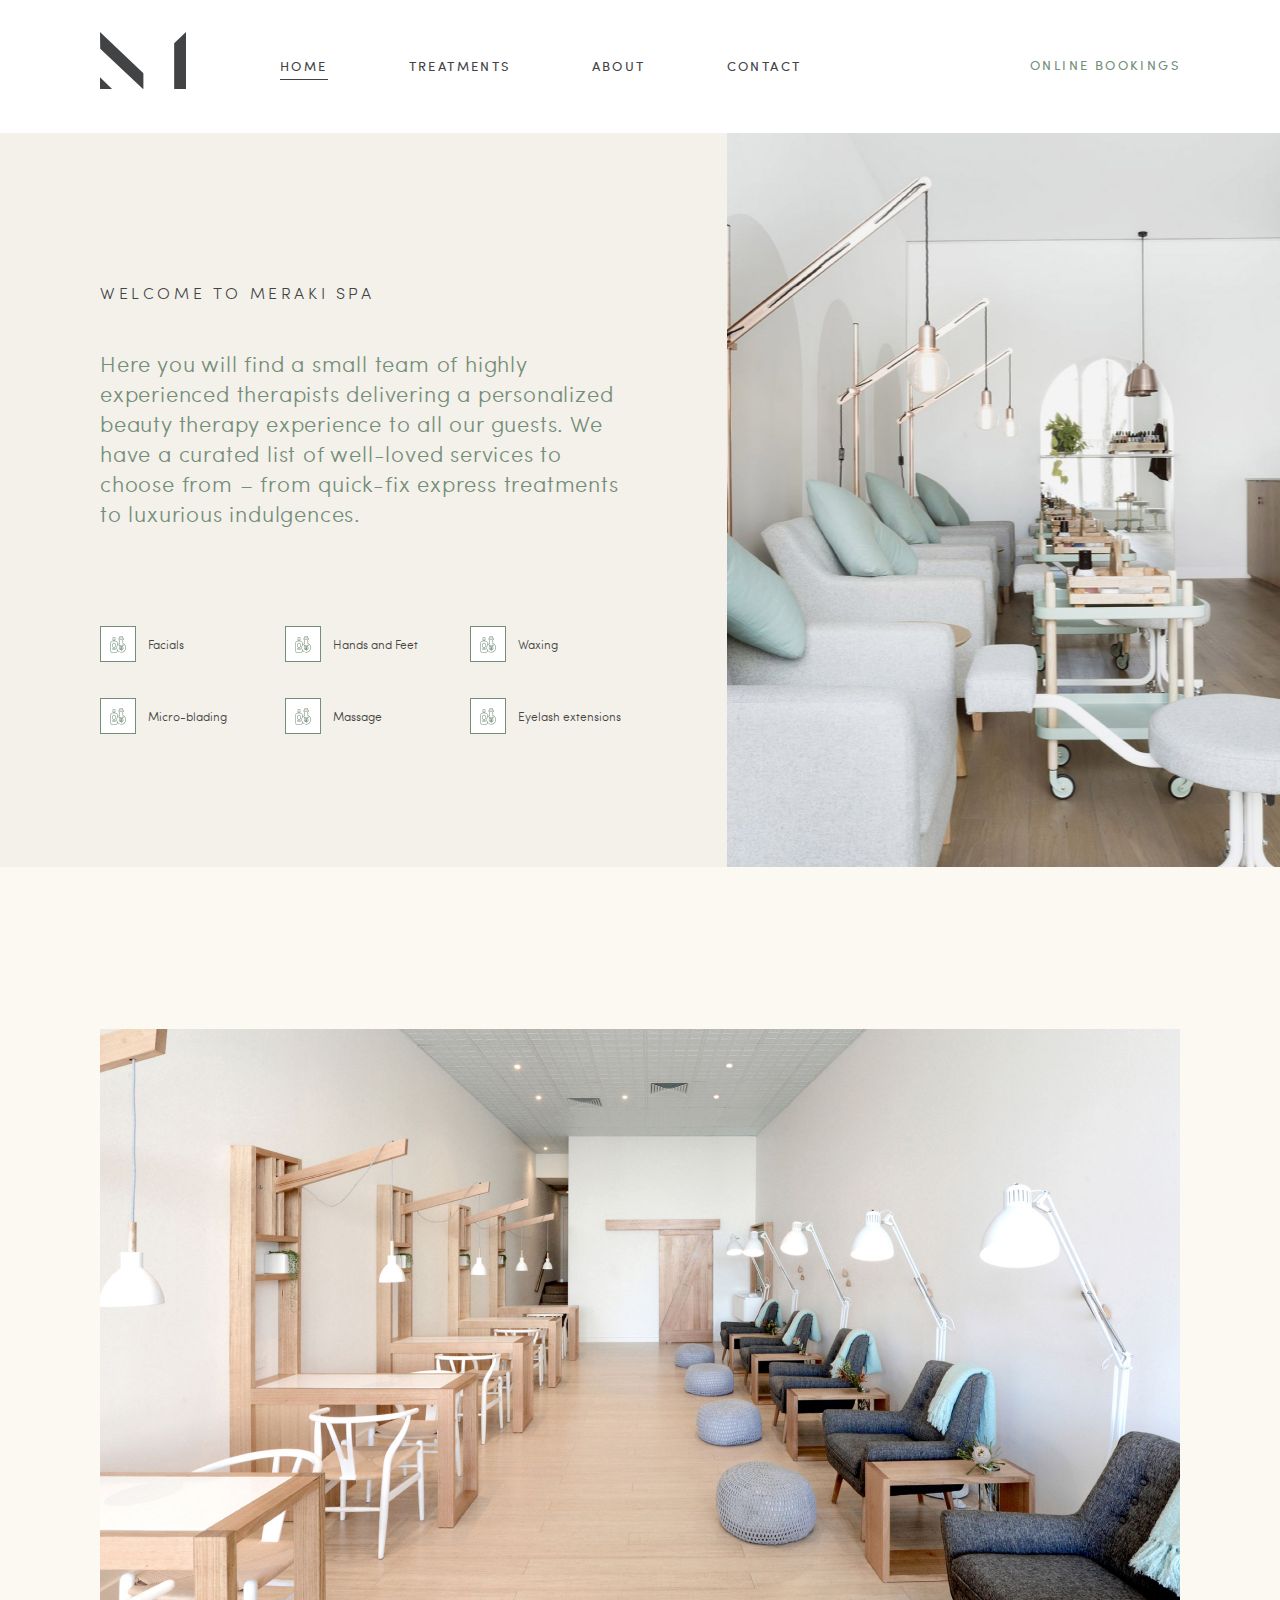
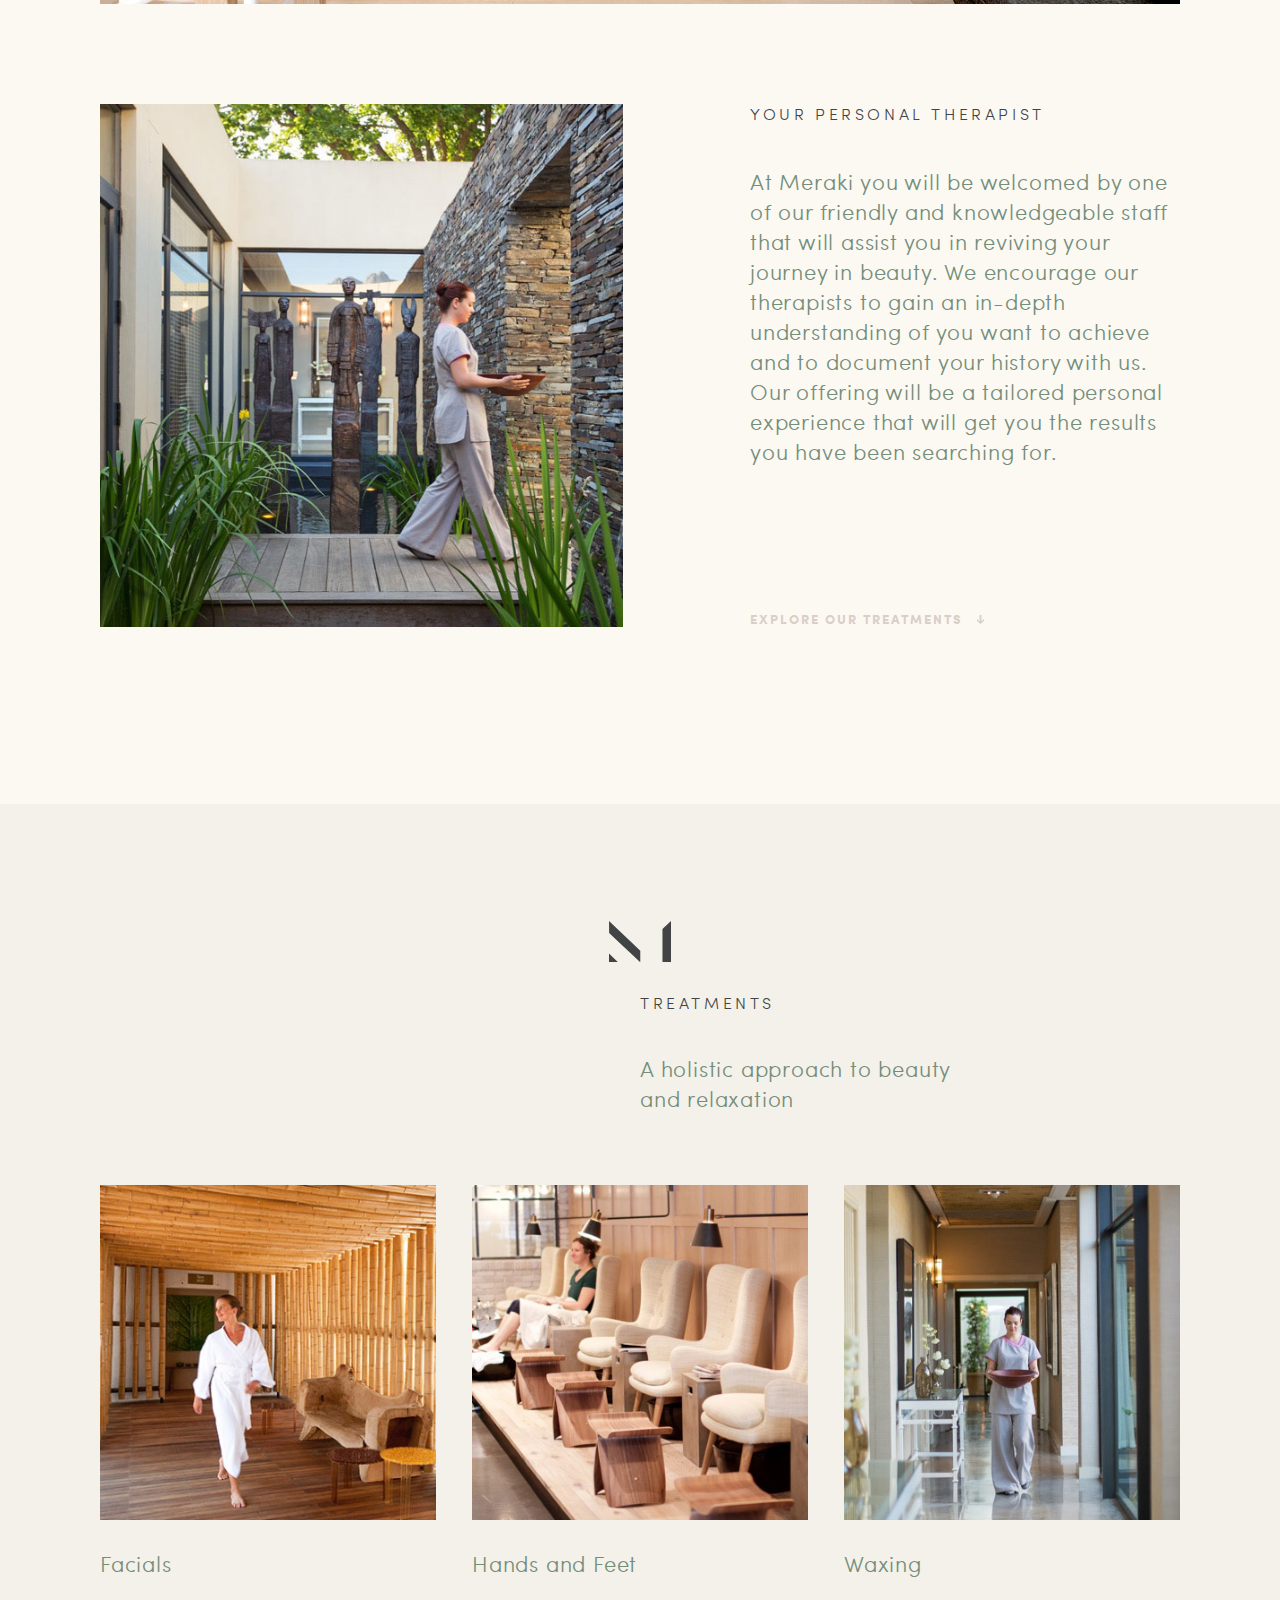
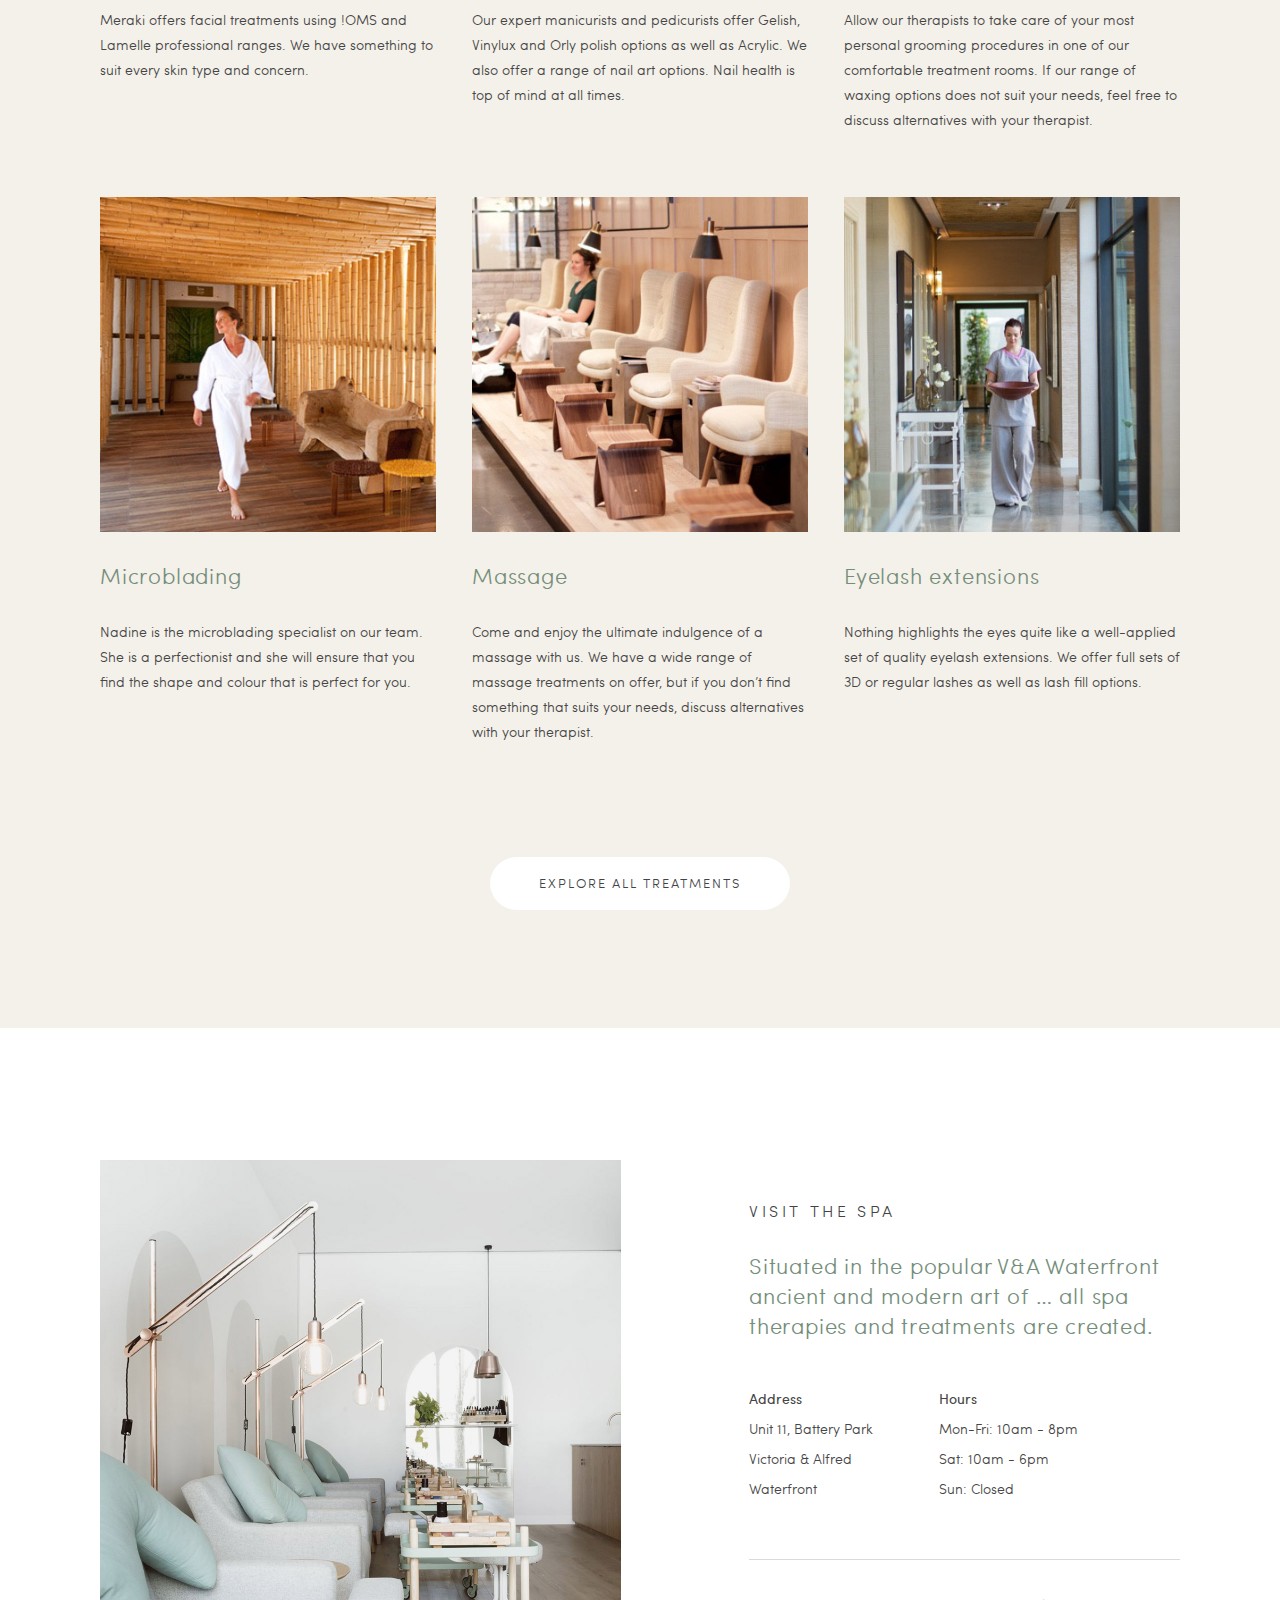
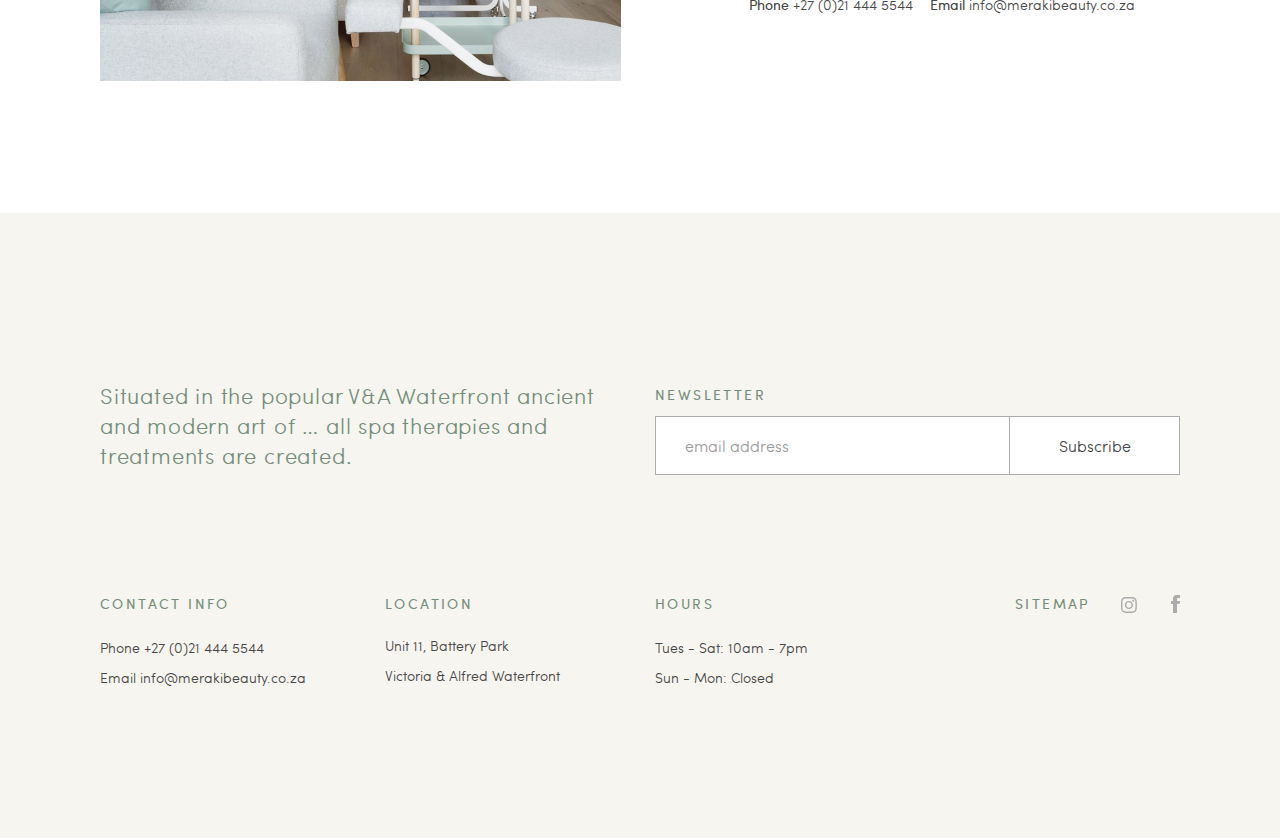
<file: index.html>
<!DOCTYPE html>
<html lang="en">

<head>
    <meta charset="utf-8">
    <meta name="viewport" content="width=device-width, minimum-scale=1.0, maximum-scale=1.0, initial-scale=1.0, user-scalable=no">
    <meta name="format-detection" content="telephone=no">
    <title> Meraki | Home</title>

    <link type="text/css" rel="stylesheet" href="css/style.css">

    <script type="text/javascript" src="scripts/jquery-3.3.1.min.js"></script>
    <script type="text/javascript" src="scripts/common-scripts.js" defer></script>
</head>

<body>
    <div class="main-wrap">
        <!--  Beginning header -->
        <header class="header">
            <div class="common-wrap clear">
                <div class="logo-wrap">
                    <div class="main-logo">
                        <a href="index.html">
                            <img src="svgs/meraki-icon.svg" alt="">
                        </a>
                    </div>
                    <div class="phone-nav" id="phone-nav">
                        <span></span>
                        <span></span>
                        <span></span>
                    </div>
                </div>
                <div class="nav-wrap">
                    <nav class="main-nav">
                        <ul>
                            <li class="current-menu-item"> <a href="index.html">HOME</a> </li>
                            <li> <a href="treatment.html">TREATMENTS</a> </li>
                            <li> <a href="about.html">ABOUT</a> </li>
                            <li> <a href="contact.html">CONTACT</a> </li>
                        </ul>
                    </nav>
                    <a href="#" class="online-book">ONLINE BOOKINGS</a>
                </div>
            </div>
        </header>
        <!-- //End header -->

        <!-- Beginning main content section 
            ==================================== -->
        <section class="main-content-wrap home-content">
            <!-- Begin hero section -->
            <section class="hero-wrap">
                <div class="container">
                    <div class="common-wrap clear">
                        <div class="container-inner content-description">
                            <h3>Welcome to Meraki Spa</h3>
                            <p>Here you will find a small team of highly experienced therapists delivering a personalized beauty therapy experience to all our guests. We have a curated list of well-loved services to choose from – from quick-fix express treatments to luxurious indulgences.</p>
                            <div class="feature-wrap desktop">
                                <div class="feature-item">
                                    <figure class="feature-icon">
                                        <img src="svgs/005-essential-oil.svg" alt="">
                                    </figure>
                                    <h5>Facials</h5>
                                </div>
                                <div class="feature-item">
                                    <figure class="feature-icon">
                                        <img src="svgs/005-essential-oil.svg" alt="">
                                    </figure>
                                    <h5>Hands and Feet</h5>
                                </div>
                                <div class="feature-item">
                                    <figure class="feature-icon">
                                        <img src="svgs/005-essential-oil.svg" alt="">
                                    </figure>
                                    <h5>Waxing</h5>
                                </div>
                                <div class="feature-item">
                                    <figure class="feature-icon">
                                        <img src="svgs/005-essential-oil.svg" alt="">
                                    </figure>
                                    <h5>Micro-blading</h5>
                                </div>
                                <div class="feature-item">
                                    <figure class="feature-icon">
                                        <img src="svgs/005-essential-oil.svg" alt="">
                                    </figure>
                                    <h5>Massage</h5>
                                </div>
                                <div class="feature-item">
                                    <figure class="feature-icon">
                                        <img src="svgs/005-essential-oil.svg" alt="">
                                    </figure>
                                    <h5>Eyelash extensions</h5>
                                </div>
                            </div>
                        </div>
                    </div>
                </div>
                <div class="graphics desktop" style="background-image: url(images/paloma-afterall-studio-interiors-nail-salon-texas-usa-dezeen-sq-4@2x.jpg)"></div>
            </section>
            <!-- End hero section -->

            <!-- Begin personal-therapist -->
            <section class="personal-therapist">
                <div class="common-wrap clear">
                    <div class="personal-figure">
                        <img src="images/one-and-only-cape-town-spa-facilities-01-copy-3.jpg" alt="">
                    </div>
                    <div class="personal-therapist-info-wrap">
                        <figure class="personal-image desktop">
                            <img src="images/paloma-afterall-studio-interiors-nail-salon-texas-usa_dezeen_sq-copy.jpg" alt="">
                        </figure>
                        <div class="therapist-info content-description">
                            <h3>YOUR PERSONAL THERAPIST</h3>
                            <p>At Meraki you will be welcomed by one of our friendly and knowledgeable staff that will assist you in reviving your journey in beauty. We encourage our therapists to gain an in-depth understanding of you want to achieve and to document your history with us. Our offering will be a tailored personal experience that will get you the results you have been searching for.</p>
                            <a href="treatment.html" class="desktop">EXPLORE OUR TREATMENTS</a>
                        </div>
                    </div>
                </div>
            </section>
            <!-- End personal-therapist -->

            <!-- treatment-feature -->
            <section class="treatment-feature-wrap">
                <div class="common-wrap clear">
                    <div class="feature-title-wrap">
                        <img src="svgs/meraki-icon.svg" alt="" class="feature-title-graphics">
                        <div class="feature-title-content content-description">
                            <h3>TREATMENTS</h3>
                            <p>A holistic approach to beauty
                            <br>and relaxation</p>
                        </div>
                    </div>
                    <div class="treatment-item-wrap">
                        <div class="treatment-item">
                            <img src="images/treatment-1.jpg" alt="">
                            <div class="treatment-content">
                                <h2>Facials</h2>
                                <p>Meraki offers facial treatments using !OMS and Lamelle professional ranges. We have something to suit every skin type and concern.</p>
                            </div>
                        </div>
                        <div class="treatment-item">
                            <img src="images/treatment-2.jpg" alt="">
                            <div class="treatment-content">
                                <h2>Hands and Feet</h2>
                                <p>Our expert manicurists and pedicurists offer Gelish, Vinylux and Orly polish options as well as Acrylic. We also offer a range of nail art options. Nail health is top of mind at all times.</p>
                            </div>
                        </div>
                        <div class="treatment-item">
                            <img src="images/treatment-3.jpg" alt="">
                            <div class="treatment-content">
                                <h2>Waxing</h2>
                                <p>Allow our therapists to take care of your most personal grooming procedures in one of our comfortable treatment rooms. If our range of waxing options does not suit your needs, feel free to discuss alternatives with your therapist.</p>
                            </div>
                        </div>
                        <div class="treatment-item">
                            <img src="images/treatment-1.jpg" alt="">
                            <div class="treatment-content">
                                <h2>Microblading</h2>
                                <p>Nadine is the microblading specialist on our team. She is a perfectionist and she will ensure that you find the shape and colour that is perfect for you.</p>
                            </div>
                        </div>
                        <div class="treatment-item">
                            <img src="images/treatment-2.jpg" alt="">
                            <div class="treatment-content">
                                <h2>Massage</h2>
                                <p>Come and enjoy the ultimate indulgence of a massage with us. We have a wide range of massage treatments on offer, but if you don’t find something that suits your needs, discuss alternatives with your therapist.</p>
                            </div>
                        </div>
                        <div class="treatment-item">
                            <img src="images/treatment-3.jpg" alt="">
                            <div class="treatment-content">
                                <h2>Eyelash extensions </h2>
                                <p>Nothing highlights the eyes quite like a well-applied set of quality eyelash extensions. We offer full sets of 3D or regular lashes as well as lash fill options.
                                </p>
                            </div>
                        </div>
                        <div class="btn-wrap">
                            <a href="#" class="btn white-btn large-btn">EXPLORE ALL TREATMENTS</a>
                        </div>
                    </div>
                </div>
            </section>
            <!-- End treatment-feature -->

            <!-- Begin spa-wrap -->
            <section class="spa-wrap">
                <div class="common-wrap clear">
                    <img src="images/spa-graphics.jpg" alt="">
                    <div class="spa-content content-description">
                        <h3>VISIT THE SPA</h3>
                        <p>Situated in the popular V&amp;A Waterfront ancient and modern art of … all spa therapies and treatments are created.</p>
                        <div class="spa-shedule">
                            <div class="spa-shedule-col">
                                <h4>Address</h4>
                                <address>Unit 11, Battery Park Victoria &amp; Alfred Waterfront</address>
                            </div>
                            <div class="spa-shedule-col">
                                <h4>Hours</h4>
                                <p>Mon-Fri: 10am - 8pm Sat: 10am - 6pm <br> Sun: Closed</p>
                            </div>
                            <div class="shedule-contact-info">
                                <p><span>Phone </span><a href="tel:270214445544">+27 (0)21 444 5544</a></p>
                                <p><span>Email </span> <a href="mailto:info@merakibeauty.co.za">info@merakibeauty.co.za</a></p>
                            </div>

                        </div>
                    </div>
                </div>
            </section>
            <!-- End spa-wrap -->
        </section>
        <!-- //End main content section -->

        <!-- Begin newsletter section -->
        <section class="modal-wrap">
            <div class="modal-inner">
                <div class="modal-inner-wrap">
                    <div class="newsletter-container clear">
                        <div class="cross-icon" style="background-image:url(svgs/cross.svg)"></div>
                        <div class="common-wrap clear">
                            <h3>Get 50% off your next treatment</h3>
                            <p>Sign-up to our newsletter below to receive your unique promotion code</p>
                            <div class="newsletter-product-wrap">
                                <div class="newsletter-item">
                                    <img src="images/product-img.png" alt="#">
                                </div>
                                <div class="newsletter-item">
                                    <img src="images/large-png-aesop-skin-in-two-minds-facial-cleanser-100-m-l-large@2x.png" alt="#">
                                </div>
                                <div class="newsletter-item">
                                    <img src="images/product-img.png" alt="#">
                                </div>
                            </div>
                            <div class="newsletter-form">
                                <form action="#" method="post">
                                    <div class="input-row">
                                        <input type="text" value="Your name">
                                    </div>
                                    <div class="input-row">
                                        <input type="email" value="Email Address">
                                    </div>
                                    <a href="#" class="btn medium-btn dark-green">SIGN ME UP</a>
                                </form>
                            </div>
                        </div>
                    </div>
                </div>
            </div>
        </section>
        <!-- End newsletter section -->

        <!-- Beginning footer -->
        <footer class="footer">
            <div class="common-wrap clear">
                <div class="footer-top-wrap">
                    <div class="footer-col desktop">
                        <p>Situated in the popular V&amp;A Waterfront ancient and modern art of … all spa therapies and treatments are created.</p>
                    </div>
                    <div class="footer-col">
                        <h4>NEWSLETTER</h4>
                        <form action="#" method="post">
                            <input type="email" value="email address" required>
                            <input type="submit" value="Subscribe">
                        </form>
                    </div>
                </div>
                <div class="footer-bottom-wrap">
                    <div class="footer-widget">
                        <h4>CONTACT INFO</h4>
                        <ul>
                            <li>
                                <span>Phone </span>
                                <a href="tel:270214445544">+27 (0)21 444 5544</a>
                            </li>
                            <li>
                                <span>Email </span>
                                <a href="mailto:info@merakibeauty.co.za">info@merakibeauty.co.za</a>
                            </li>
                        </ul>
                    </div>
                    <div class="footer-widget desktop">
                        <h4>LOCATION</h4>
                        <address>Unit 11, Battery Park
                        <br>Victoria &amp; Alfred Waterfront</address>
                    </div>
                    <div class="footer-widget desktop">
                        <h4>HOURS</h4>
                        <ul>
                            <li>Tues - Sat: 10am - 7pm</li>
                            <li>Sun - Mon: Closed</li>
                        </ul>
                    </div>
                    <div class="footer-widget social-icon">
                        <h4>SITEMAP</h4>
                        <ul>
                            <li>
                                <a href="#">
                                    <img src="svgs/Shape.svg" alt="">
                                </a>
                            </li>
                            <li>
                                <a href="#">
                                    <img src="svgs/Group%203%20Copy%202.svg" alt="">
                                </a>
                            </li>
                        </ul>
                    </div>
                </div>
            </div>
        </footer>
        <!-- //End footer  -->
    </div>
</body>
</html>
</file>
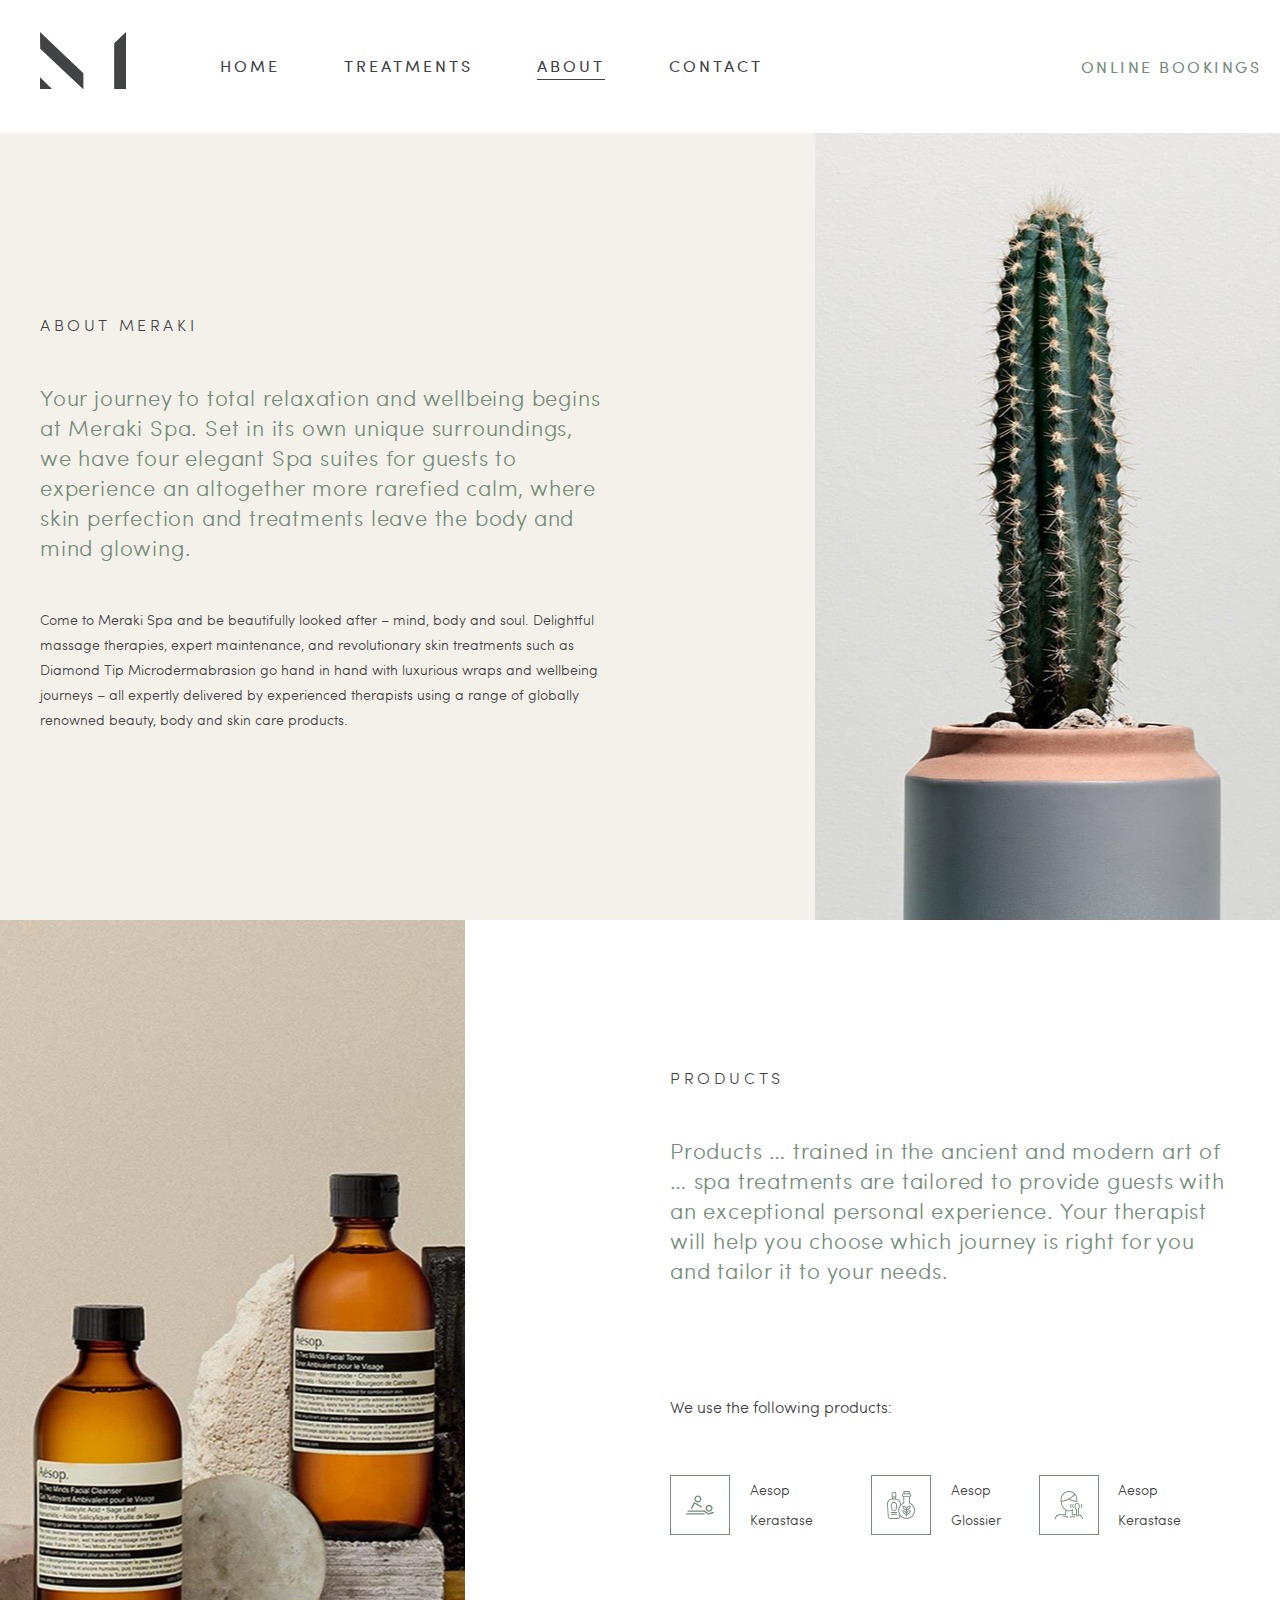
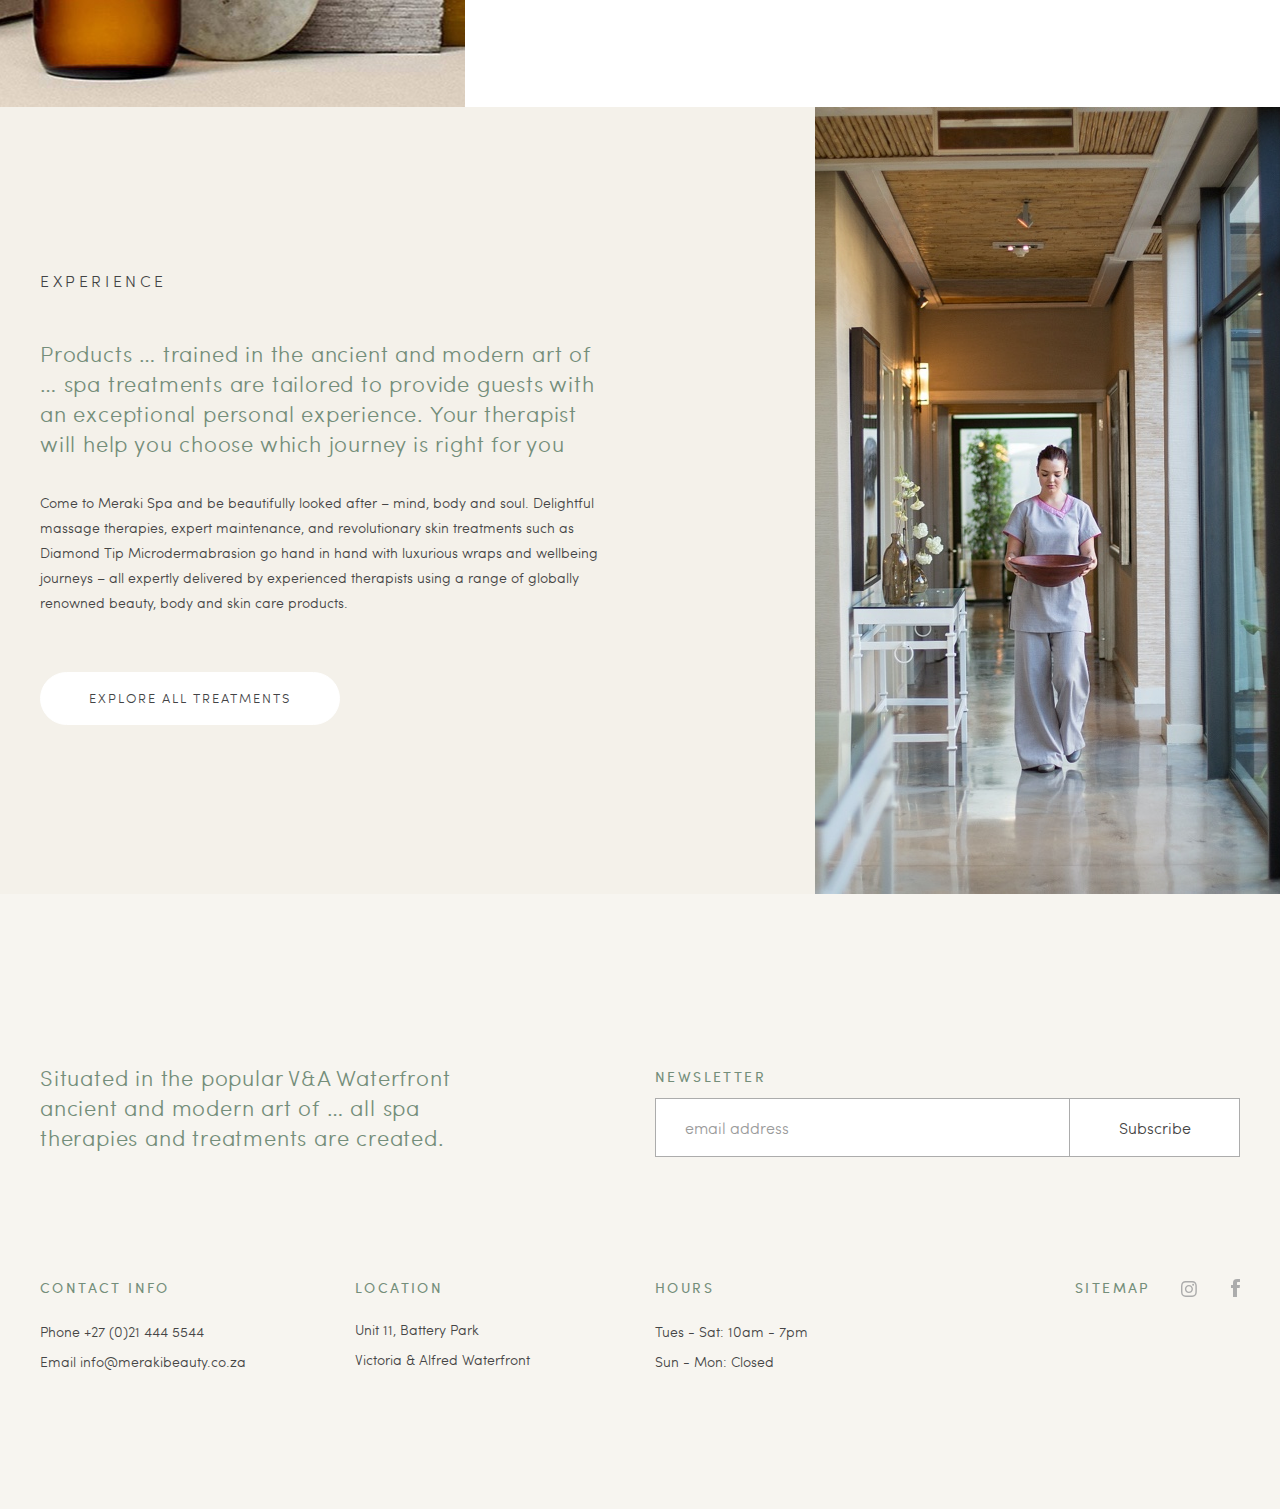
<file: about.html>
<!DOCTYPE html>
<html lang="en">

<head>
    <meta charset="utf-8">
    <meta name="viewport" content="width=device-width, minimum-scale=1.0, maximum-scale=1.0, initial-scale=1.0, user-scalable=no">
    <meta name="format-detection" content="telephone=no">
    <title> Meraki | About</title>

    <link type="text/css" rel="stylesheet" href="css/style.css">

    <script type="text/javascript" src="scripts/jquery-3.3.1.min.js"></script>
    <script type="text/javascript" src="scripts/common-scripts.js" defer></script>
</head>

<body>
    <div class="main-wrap about-page">
        <!--  Beginning header -->
        <header class="header">
            <div class="common-wrap clear">
                <div class="logo-wrap">
                    <div class="main-logo">
                        <a href="index.html">
                            <img src="svgs/meraki-icon.svg" alt="">
                        </a>
                    </div>
                    <div class="phone-nav" id="phone-nav">
                        <span></span>
                        <span></span>
                        <span></span>
                    </div>
                </div>
                <div class="nav-wrap">
                    <nav class="main-nav">
                        <ul>
                            <li> <a href="index.html">HOME</a> </li>
                            <li> <a href="treatment.html">TREATMENTS</a> </li>
                            <li class="current-menu-item"> <a href="about.html">ABOUT</a> </li>
                            <li> <a href="contact.html">CONTACT</a> </li>
                        </ul>
                    </nav>
                    <a href="#" class="online-book">ONLINE BOOKINGS</a>
                </div>
            </div>
        </header>
        <!-- //End header -->

        <!-- Beginning main content section 
        ==================================== -->
        <section class="main-content-wrap about-content">
            <!-- Begin about section -->
            <section class="about-info-wrap">
                <div class="about-info-item">
                    <div class="graphics" style="background-image: url(images/about-img1.jpg)"></div>
                    <div class="container">
                        <div class="common-wrap clear">
                            <div class="container-inner content-description">
                                <h3>ABOUT MERAKI</h3>
                                <p>Your journey to total relaxation and wellbeing begins at Meraki Spa. Set in its own unique surroundings, we have four elegant Spa suites for guests to experience an altogether more rarefied calm, where skin perfection and treatments leave the body and mind glowing.</p>
                                <p>Come to Meraki Spa and be beautifully looked after – mind, body and soul. Delightful massage therapies, expert maintenance, and revolutionary skin treatments such as Diamond Tip Microdermabrasion go hand in hand with luxurious wraps and wellbeing journeys – all expertly delivered by experienced therapists using a range of globally renowned beauty, body and skin care products.</p>
                            </div>
                        </div>
                    </div>
                </div>
                <div class="about-info-item">
                    <div class="graphics" style="background-image: url(images/about-img2.jpg)"></div>
                    <div class="container">
                        <div class="common-wrap clear">
                            <div class="container-inner content-description">
                                <h3>PRODUCTS</h3>
                                <p>Products … trained in the ancient and modern art of … spa treatments are tailored to provide guests with an exceptional personal experience. Your therapist will help you choose which journey is right for you and tailor it to your needs.</p>
                                <div class="feature-wrap">
                                    <h3>We use the following products:</h3>
                                    <div class="feature-item">
                                        <figure class="feature-icon">
                                            <img src="svgs/001-massage-3.svg" alt="">
                                        </figure>
                                        <h5>Aesop Kerastase</h5>
                                    </div>
                                    <div class="feature-item">
                                        <figure class="feature-icon">
                                            <img src="svgs/005-essential-oil.svg" alt="">
                                        </figure>
                                        <h5>Aesop Glossier</h5>
                                    </div>
                                    <div class="feature-item">
                                        <figure class="feature-icon">
                                            <img src="svgs/003-massage-1.svg" alt="">
                                        </figure>
                                        <h5>Aesop Kerastase</h5>
                                    </div>
                                </div>
                            </div>
                        </div>
                    </div>
                </div>
                <div class="about-info-item">
                    <div class="graphics" style="background-image: url(images/about-img3.jpg)"></div>
                    <div class="container">
                        <div class="common-wrap clear">
                            <div class="container-inner content-description">
                                <h3>EXPERIENCE</h3>
                                <p>Products … trained in the ancient and modern art of … spa treatments are tailored to provide guests with an exceptional personal experience. Your therapist will help you choose which journey is right for you </p>
                                <p>Come to Meraki Spa and be beautifully looked after – mind, body and soul. Delightful massage therapies, expert maintenance, and revolutionary skin treatments such as Diamond Tip Microdermabrasion go hand in hand with luxurious wraps and wellbeing journeys – all expertly delivered by experienced therapists using a range of globally renowned beauty, body and skin care products.</p>
                                <a href="#" class="btn white-btn large-btn">EXPLORE ALL TREATMENTS</a>
                            </div>
                        </div>
                    </div>
                </div>
            </section>
            <!-- End about section -->
        </section>
        <!-- //End main content section -->

        <!-- Begin newsletter section -->
        <section class="modal-wrap">
            <div class="modal-inner">
                <div class="modal-inner-wrap">
                    <div class="newsletter-container clear">
                        <div class="cross-icon" style="background-image:url(svgs/cross.svg)"></div>
                        <div class="common-wrap clear">
                            <h3>Get 50% off your next treatment</h3>
                            <p>Sign-up to our newsletter below to receive your unique promotion code</p>
                            <div class="newsletter-product-wrap">
                                <div class="newsletter-item">
                                    <img src="images/product-img.png" alt="#">
                                </div>
                                <div class="newsletter-item">
                                    <img src="images/large-png-aesop-skin-in-two-minds-facial-cleanser-100-m-l-large@2x.png"
                                        alt="#">
                                </div>
                                <div class="newsletter-item">
                                    <img src="images/product-img.png" alt="#">
                                </div>
                            </div>
                            <div class="newsletter-form">
                                <form action="#" method="post">
                                    <div class="input-row">
                                        <input type="text" value="Your name">
                                    </div>
                                    <div class="input-row">
                                        <input type="email" value="Email Address">
                                    </div>
                                    <a href="#" class="btn medium-btn dark-green">SIGN ME UP</a>
                                </form>
                            </div>
                        </div>
                    </div>
                </div>
            </div>
        </section>
        <!-- End newsletter section -->

        <!-- Beginning footer -->
        <footer class="footer">
            <div class="common-wrap clear">
                <div class="footer-top-wrap">
                    <div class="footer-col desktop">
                        <p>Situated in the popular V&amp;A Waterfront ancient and modern art of … all spa therapies and treatments are created.</p>
                    </div>
                    <div class="footer-col">
                        <h4>NEWSLETTER</h4>
                        <form action="#" method="post">
                            <input type="email" value="email address" required>
                            <input type="submit" value="Subscribe">
                        </form>
                    </div>
                </div>
                <div class="footer-bottom-wrap">
                    <div class="footer-widget">
                        <h4>CONTACT INFO</h4>
                        <ul>
                            <li>
                                <span>Phone </span>
                                <a href="tel:270214445544">+27 (0)21 444 5544</a>
                            </li>
                            <li>
                                <span>Email </span>
                                <a href="mailto:info@merakibeauty.co.za">info@merakibeauty.co.za</a>
                            </li>
                        </ul>
                    </div>
                    <div class="footer-widget desktop">
                        <h4>LOCATION</h4>
                        <address>Unit 11, Battery Park
                        <br>Victoria &amp; Alfred Waterfront</address>
                    </div>
                    <div class="footer-widget desktop">
                        <h4>HOURS</h4>
                        <ul>
                            <li>Tues - Sat: 10am - 7pm</li>
                            <li>Sun - Mon: Closed</li>
                        </ul>
                    </div>
                    <div class="footer-widget social-icon">
                        <h4>SITEMAP</h4>
                        <ul>
                            <li>
                                <a href="#">
                                    <img src="svgs/Shape.svg" alt="">
                                </a>
                            </li>
                            <li>
                                <a href="#">
                                    <img src="svgs/Group%203%20Copy%202.svg" alt="">
                                </a>
                            </li>
                        </ul>
                    </div>
                </div>
            </div>
        </footer>
        <!-- //End footer  -->
    </div>
</body>

</html>
</file>
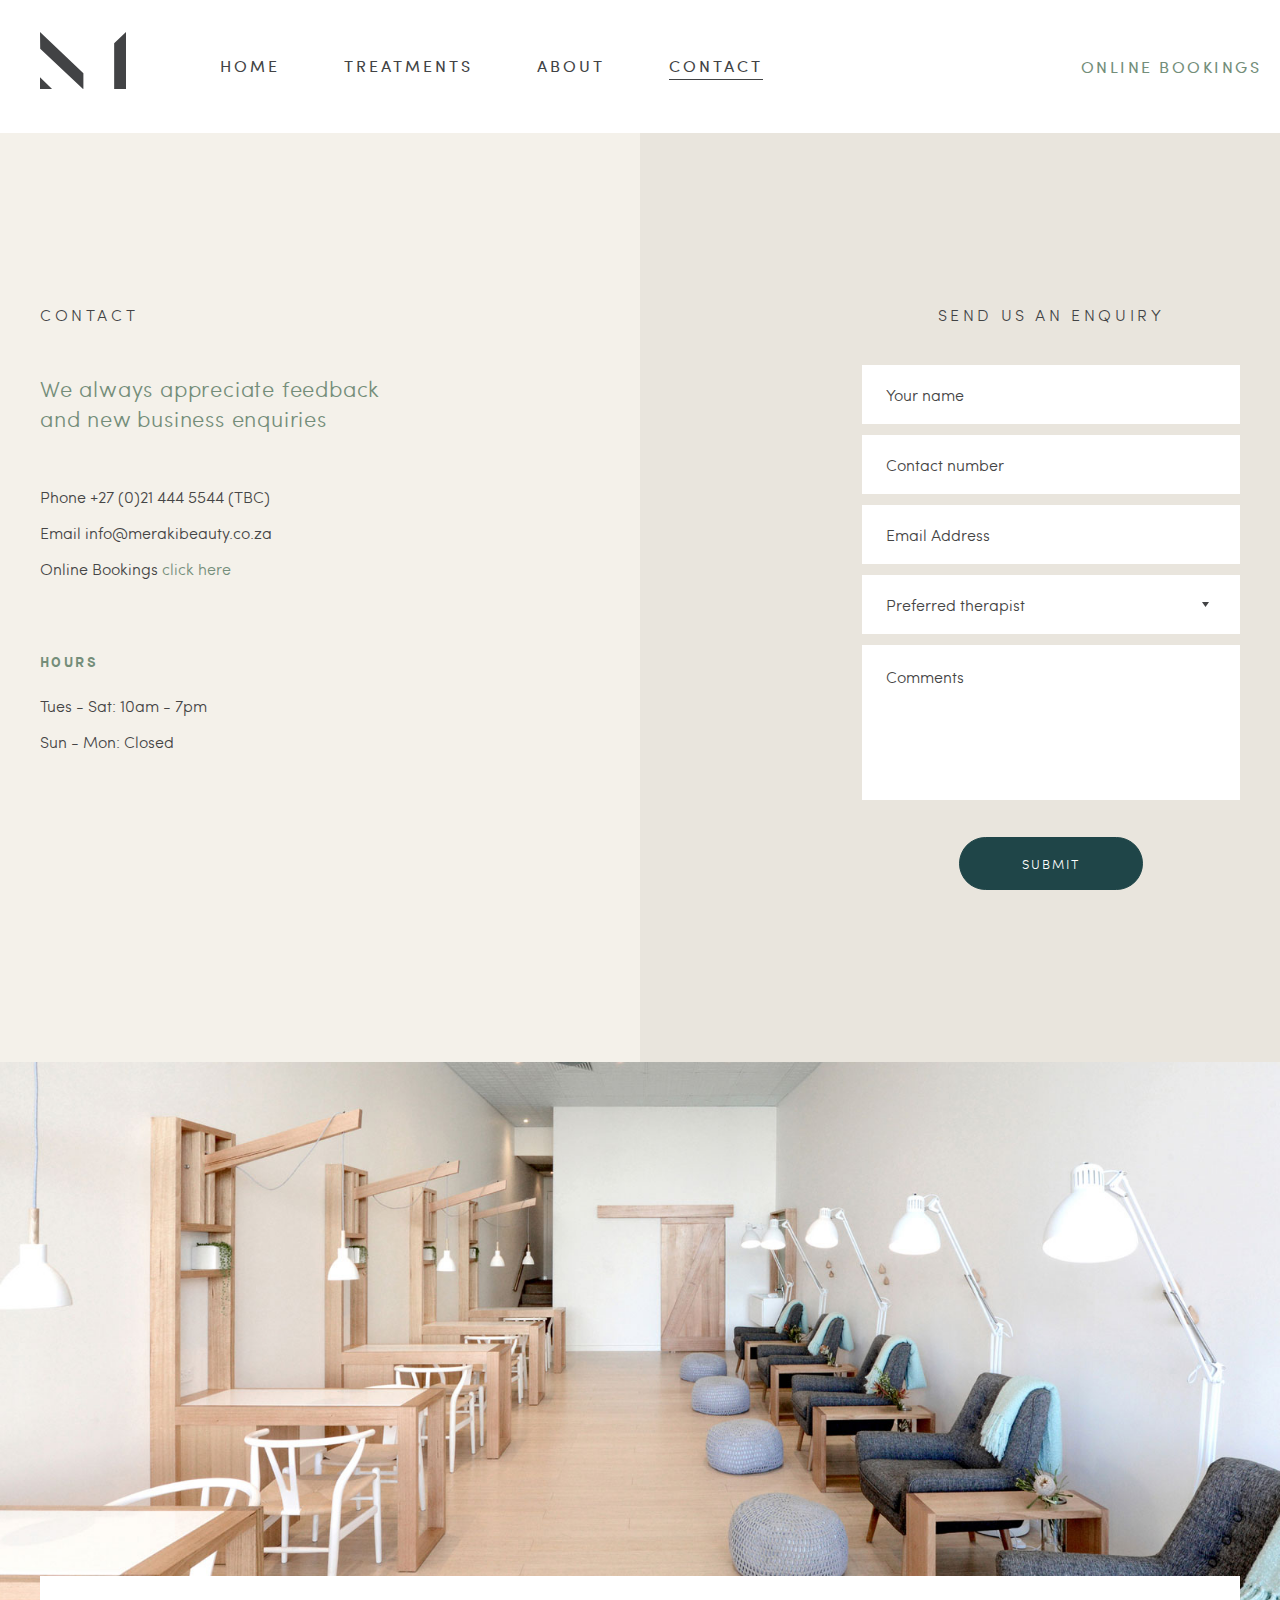
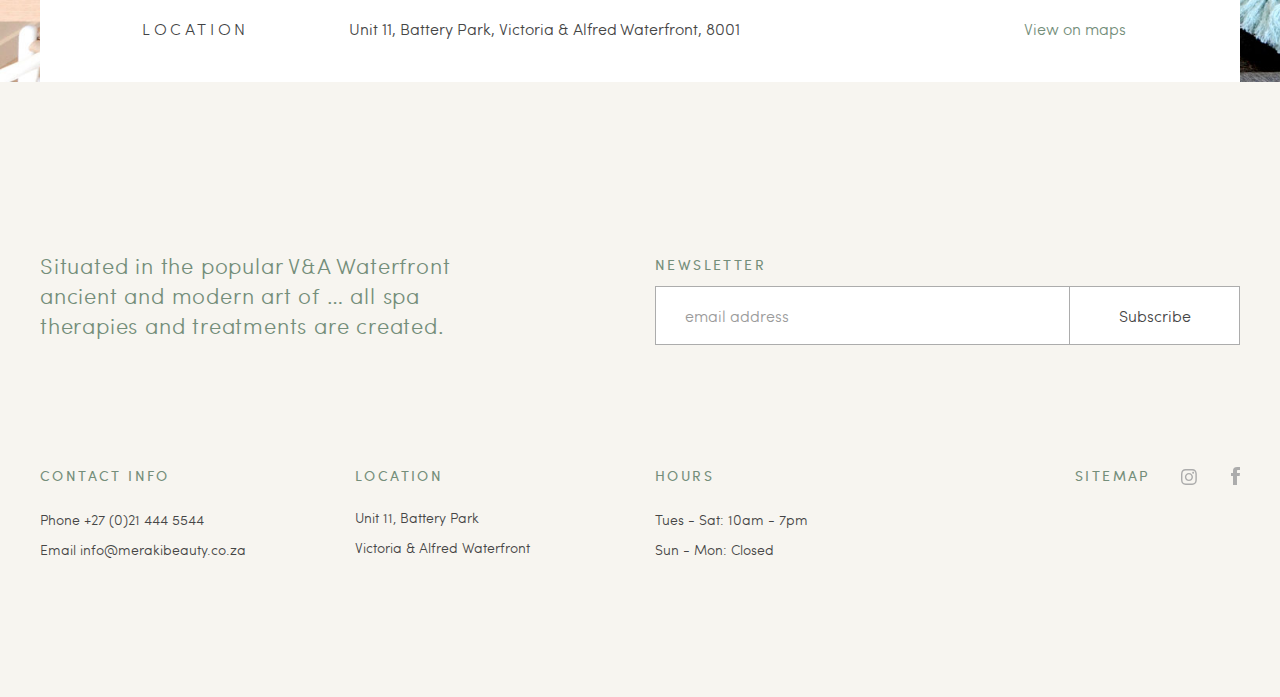
<file: contact.html>
<!DOCTYPE html>
<html lang="en">
<head>
    <meta charset="utf-8">
    <meta name="viewport" content="width=device-width, minimum-scale=1.0, maximum-scale=1.0, initial-scale=1.0, user-scalable=no">
    <meta name="format-detection" content="telephone=no">
    <title> Meraki | Contact</title>

    <link type="text/css" rel="stylesheet" href="css/selectric.css">
    <link type="text/css" rel="stylesheet" href="css/style.css">

    <script type="text/javascript" src="scripts/jquery-3.3.1.min.js"></script>
    <script type="text/javascript" src="scripts/jquery.selectric.js" defer></script>
    <script type="text/javascript" src="scripts/common-scripts.js" defer></script>
</head>

<body>
    <div class="main-wrap">
        <!--  Beginning header -->
        <header class="header">
            <div class="common-wrap clear">
                <div class="logo-wrap">
                    <div class="main-logo">
                        <a href="index.html">
                            <img src="svgs/meraki-icon.svg" alt="">
                        </a>
                    </div>
                    <div class="phone-nav" id="phone-nav">
                        <span></span>
                        <span></span>
                        <span></span>
                    </div>
                </div>
                <div class="nav-wrap">
                    <nav class="main-nav">
                        <ul>
                            <li>
                                <a href="index.html">HOME</a>
                            </li>
                            <li>
                                <a href="treatment.html">TREATMENTS</a>
                            </li>
                            <li>
                                <a href="about.html">ABOUT</a>
                            </li>
                            <li class="current-menu-item">
                                <a href="contact.html">CONTACT</a>
                            </li>
                        </ul>
                    </nav>
                    <a href="#" class="online-book">ONLINE BOOKINGS</a>
                </div>
            </div>
        </header>
        <!-- //End header -->

        <!-- Beginning main content section 
        ==================================== -->
        <section class="main-content-wrap contact-content">
            <!-- Begin form section -->
            <section class="form-section">
                <div class="common-wrap clear">
                    <div class="contact-wrap content-description">
                        <h3>CONTACT</h3>
                        <p>We always appreciate feedback and new business enquiries</p>
                        <div class="contact-info">
                            <p><span>Phone</span> <a href="tel:+270214445544">+27 (0)21 444 5544 (TBC)</a> </p>
                            <p><span>Email</span> <a href="mailto:info@merakibeauty.co.za">info@merakibeauty.co.za</a> </p>
                            <p>Online Bookings <a href="#">click here</a> </p>
                        </div>
                        <div class="contact-time">
                            <h4>HOURS</h4>
                            <p>Tues - Sat: 10am - 7pm</p>
                            <p>Sun - Mon: Closed</p>
                        </div>
                    </div>
                    <div class="form-wrap">
                        <div class="form-inner">
                            <h3>SEND US AN ENQUIRY</h3>
                            <form action="#" method="post">
                                <div class="input-row">
                                    <input type="text" value="Your name">
                                </div>
                                <div class="input-row">
                                    <input type="text" value="Contact number">
                                </div>
                                <div class="input-row">
                                    <input type="email" value="Email Address">
                                </div>
                                <div class="input-row">
                                    <select class="styled-select selectric">
                                        <option>Preferred therapist</option>
                                        <option>Therapist’s Name 1</option>
                                        <option>Therapist’s Name 2</option>
                                        <option>Therapist’s Name 3</option>
                                    </select>
                                </div>
                                <div class="input-row">
                                    <textarea id="text-area">Comments</textarea>
                                </div>
                                <input class="btn medium-btn dark-green" type="submit" value="SUBMIT">
                            </form>
                        </div>
                    </div>
                </div>
            </section>
            <!-- End form section -->
            
            <!-- begin gallery section -->
            <section class="gallery-wrap">
                <img src="images/one-and-only-cape-town-spa-facilities-01.jpg" alt="#">
                <div class="gallery-info">
                    <div class="common-wrap clear">
                        <div class="info-col-wrap">
                            <div class="info-col">
                                <h3>LOCATION</h3>
                            </div>
                            <div class="info-col">
                                <address>Unit 11, Battery Park, Victoria &amp; Alfred Waterfront, 8001</address>
                            </div>
                            <div class="info-col">
                                <a href="https://goo.gl/maps/SzZW5ivvku92" target="_blank">View on maps</a>
                            </div>
                        </div>
                    </div>
                </div>
            </section>
            <!-- begin gallery section -->
        </section>
        <!-- //End main content section -->

        <!-- Begin newsletter section -->
        <section class="modal-wrap">
            <div class="modal-inner">
                <div class="modal-inner-wrap">
                    <div class="newsletter-container clear">
                        <div class="cross-icon" style="background-image:url(svgs/cross.svg)"></div>
                        <div class="common-wrap clear">
                            <h3>Get 50% off your next treatment</h3>
                            <p>Sign-up to our newsletter below to receive your unique promotion code</p>
                            <div class="newsletter-product-wrap">
                                <div class="newsletter-item">
                                    <img src="images/product-img.png" alt="#">
                                </div>
                                <div class="newsletter-item">
                                    <img src="images/large-png-aesop-skin-in-two-minds-facial-cleanser-100-m-l-large@2x.png" alt="#">
                                </div>
                                <div class="newsletter-item">
                                    <img src="images/product-img.png" alt="#">
                                </div>
                            </div>
                            <div class="newsletter-form">
                                <form action="#" method="post">
                                    <div class="input-row">
                                        <input type="text" value="Your name">
                                    </div>
                                    <div class="input-row">
                                        <input type="email" value="Email Address">
                                    </div>
                                    <a href="#" class="btn medium-btn dark-green">SIGN ME UP</a>
                                </form>
                            </div>
                        </div>
                    </div>
                </div>
            </div>
        </section>
        <!-- End newsletter section -->

        <!-- Beginning footer -->
        <footer class="footer">
            <div class="common-wrap clear">
                <div class="footer-top-wrap">
                    <div class="footer-col desktop">
                        <p>Situated in the popular V&amp;A Waterfront ancient and modern art of … all spa therapies and treatments are created.</p>
                    </div>
                    <div class="footer-col">
                        <h4>NEWSLETTER</h4>
                        <form action="#" method="post">
                            <input type="email" value="email address" required>
                            <input type="submit" value="Subscribe">
                        </form>
                    </div>
                </div>
                <div class="footer-bottom-wrap">
                    <div class="footer-widget">
                        <h4>CONTACT INFO</h4>
                        <ul>
                            <li>
                                <span>Phone </span>
                                <a href="tel:270214445544">+27 (0)21 444 5544</a>
                            </li>
                            <li>
                                <span>Email </span>
                                <a href="mailto:info@merakibeauty.co.za">info@merakibeauty.co.za</a>
                            </li>
                        </ul>
                    </div>
                    <div class="footer-widget desktop">
                        <h4>LOCATION</h4>
                        <address>Unit 11, Battery Park
                        <br>Victoria &amp; Alfred Waterfront</address>
                    </div>
                    <div class="footer-widget desktop">
                        <h4>HOURS</h4>
                        <ul>
                            <li>Tues - Sat: 10am - 7pm</li>
                            <li>Sun - Mon: Closed</li>
                        </ul>
                    </div>
                    <div class="footer-widget social-icon">
                        <h4>SITEMAP</h4>
                        <ul>
                            <li>
                                <a href="#">
                                    <img src="svgs/Shape.svg" alt="">
                                </a>
                            </li>
                            <li>
                                <a href="#">
                                    <img src="svgs/Group%203%20Copy%202.svg" alt="">
                                </a>
                            </li>
                        </ul>
                    </div>
                </div>
            </div>
        </footer>
        <!-- //End footer  -->
    </div>
</body>

</html>
</file>
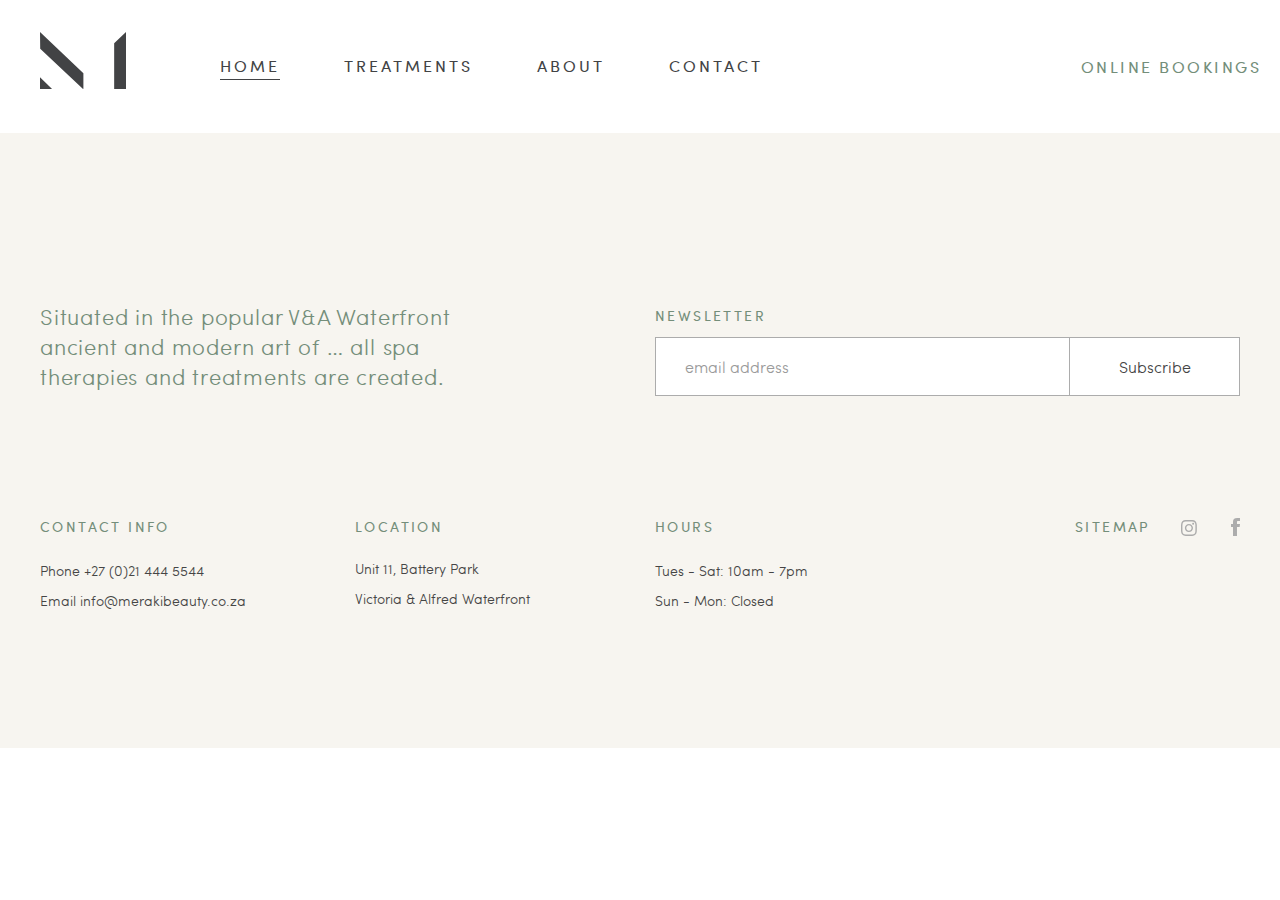
<file: newsletter.html>
<!DOCTYPE html>
<html lang="en">

<head>
    <meta charset="utf-8">
    <meta name="viewport" content="width=device-width, minimum-scale=1.0, maximum-scale=1.0, initial-scale=1.0, user-scalable=no">
    <meta name="format-detection" content="telephone=no">
    <title> Meraki | newsletter</title>

    <link type="text/css" rel="stylesheet" href="css/style.css">

    <script type="text/javascript" src="scripts/jquery-3.3.1.min.js"></script>
    <script type="text/javascript" src="scripts/common-scripts.js" defer></script>
</head>

<body>
    <div class="main-wrap newsletter-page">

        <!--  Beginning header -->
        <header class="header">
            <div class="common-wrap clear">

                <div class="logo-wrap">
                    <div class="main-logo">
                        <a href="index.html">
                            <img src="svgs/meraki-icon.svg" alt="">
                        </a>
                    </div>
                    <div class="phone-nav" id="phone-nav">
                        <span></span>
                        <span></span>
                        <span></span>
                    </div>
                </div>

                <div class="nav-wrap">
                    <nav class="main-nav">
                        <ul>
                            <li class="current-menu-item">
                                <a href="#">HOME</a>
                            </li>
                            <li>
                                <a href="#">TREATMENTS</a>
                            </li>
                            <li>
                                <a href="#">ABOUT</a>
                            </li>
                            <li>
                                <a href="#">CONTACT</a>
                            </li>
                        </ul>
                    </nav>
                    <a href="#" class="online-book">ONLINE BOOKINGS</a>
                </div>
            </div>
        </header>
        <!-- //End header -->

        <!-- Beginning main content section 
            ==================================== -->
        <section class="main-content-wrap newsletter-content">

            <!-- Begin newsletter section -->
            <section class="modal-wrap">
                <div class="modal-inner">
                    <div class="modal-inner-wrap">
                        <div class="newsletter-container clear">
                            <div class="cross-icon" style="background-image:url(svgs/cross.svg)"></div>
                            <div class="common-wrap clear">
                                <h3>Get 50% off your next treatment</h3>
                                <p>Sign-up to our newsletter below to receive your unique promotion code</p>
                                <div class="newsletter-product-wrap">
                                    <div class="newsletter-item">
                                        <img src="images/product-img.png" alt="#">
                                    </div>
                                    <div class="newsletter-item">
                                        <img src="images/large-png-aesop-skin-in-two-minds-facial-cleanser-100-m-l-large@2x.png"
                                            alt="#">
                                    </div>
                                    <div class="newsletter-item">
                                        <img src="images/product-img.png" alt="#">
                                    </div>
                                </div>
                                <div class="newsletter-form">
                                    <form action="#" method="post">
                                        <div class="input-row">
                                            <input type="text" value="Your name">
                                        </div>
                                        <div class="input-row">
                                            <input type="email" value="Email Address">
                                        </div>
                                        <a href="#" class="btn medium-btn dark-green">SIGN ME UP</a>

                                    </form>
                                </div>
                            </div>
                        </div>
                    </div>
                </div>
            </section>
            <!-- End newsletter section -->

        </section>
        <!-- //End main content section -->

        <!-- Beginning footer -->
        <footer class="footer">
            <div class="common-wrap clear">
                <div class="footer-top-wrap">
                    <div class="footer-col dekstop">
                        <p>Situated in the popular V&amp;A Waterfront ancient and modern art of … all spa therapies and treatments
                            are created.</p>
                    </div>
                    <div class="footer-col">
                        <h4>newsletter</h4>
                        <form action="#" method="post">
                            <input type="email" value="email address" required>
                            <input type="submit" value="Subscribe">
                        </form>
                    </div>
                </div>
                <div class="footer-bottom-wrap">
                    <div class="footer-widget">
                        <h4>CONTACT INFO</h4>
                        <ul>
                            <li>
                                <span>Phone </span>
                                <a href="tel:270214445544">+27 (0)21 444 5544</a>
                            </li>
                            <li>
                                <span>Email </span>
                                <a href="mailto:info@merakibeauty.co.za">info@merakibeauty.co.za</a>
                            </li>
                        </ul>
                    </div>
                    <div class="footer-widget">
                        <h4>LOCATION</h4>
                        <address>Unit 11, Battery Park
                            <br>Victoria &amp; Alfred Waterfront</address>
                    </div>
                    <div class="footer-widget">
                        <h4>HOURS</h4>
                        <ul>
                            <li>Tues - Sat: 10am - 7pm</li>
                            <li>Sun - Mon: Closed</li>
                        </ul>
                    </div>
                    <div class="footer-widget social-icon">
                        <h4>SITEMAP</h4>
                        <ul>
                            <li>
                                <a href="#">
                                    <img src="svgs/Shape.svg" alt="">
                                </a>
                            </li>
                            <li>
                                <a href="#">
                                    <img src="svgs/Group%203%20Copy%202.svg" alt="">
                                </a>
                            </li>
                        </ul>
                    </div>
                </div>
            </div>
        </footer>
        <!-- //End footer  -->
    </div>
</body>

</html>
</file>
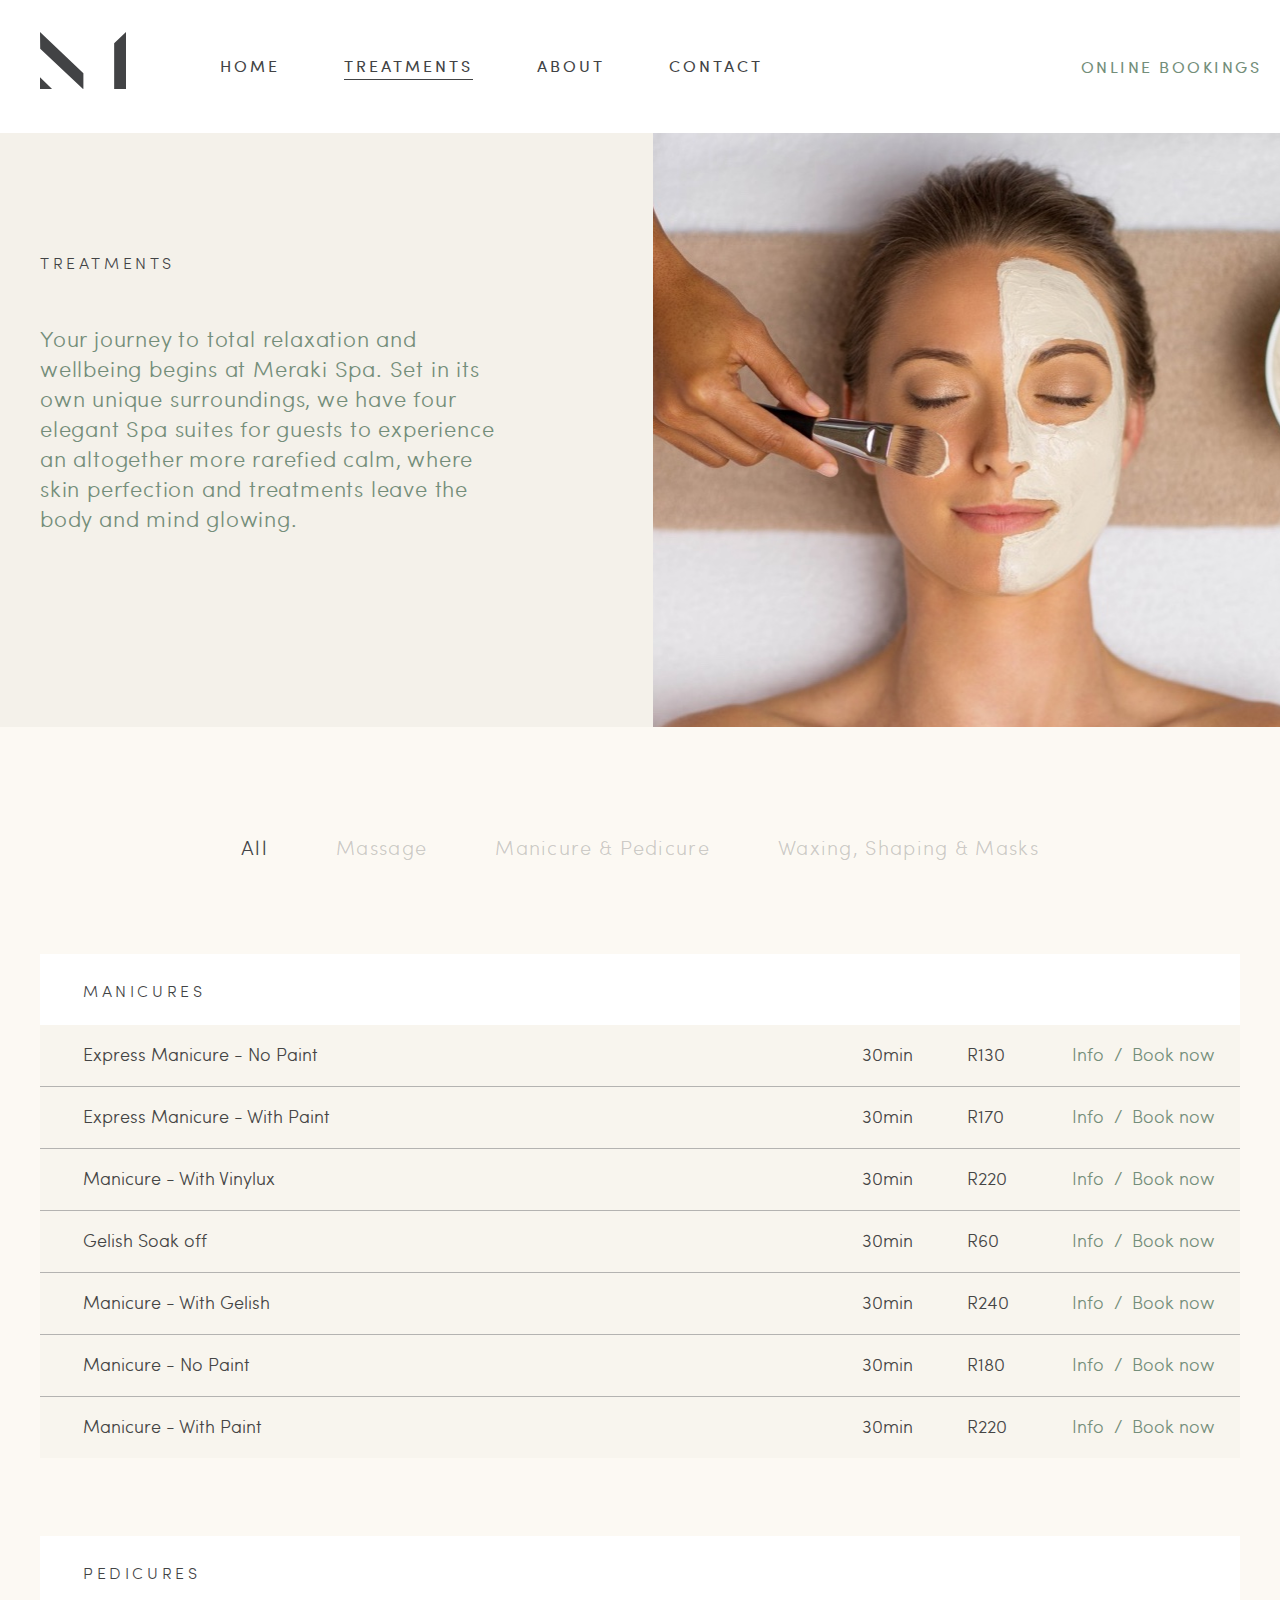
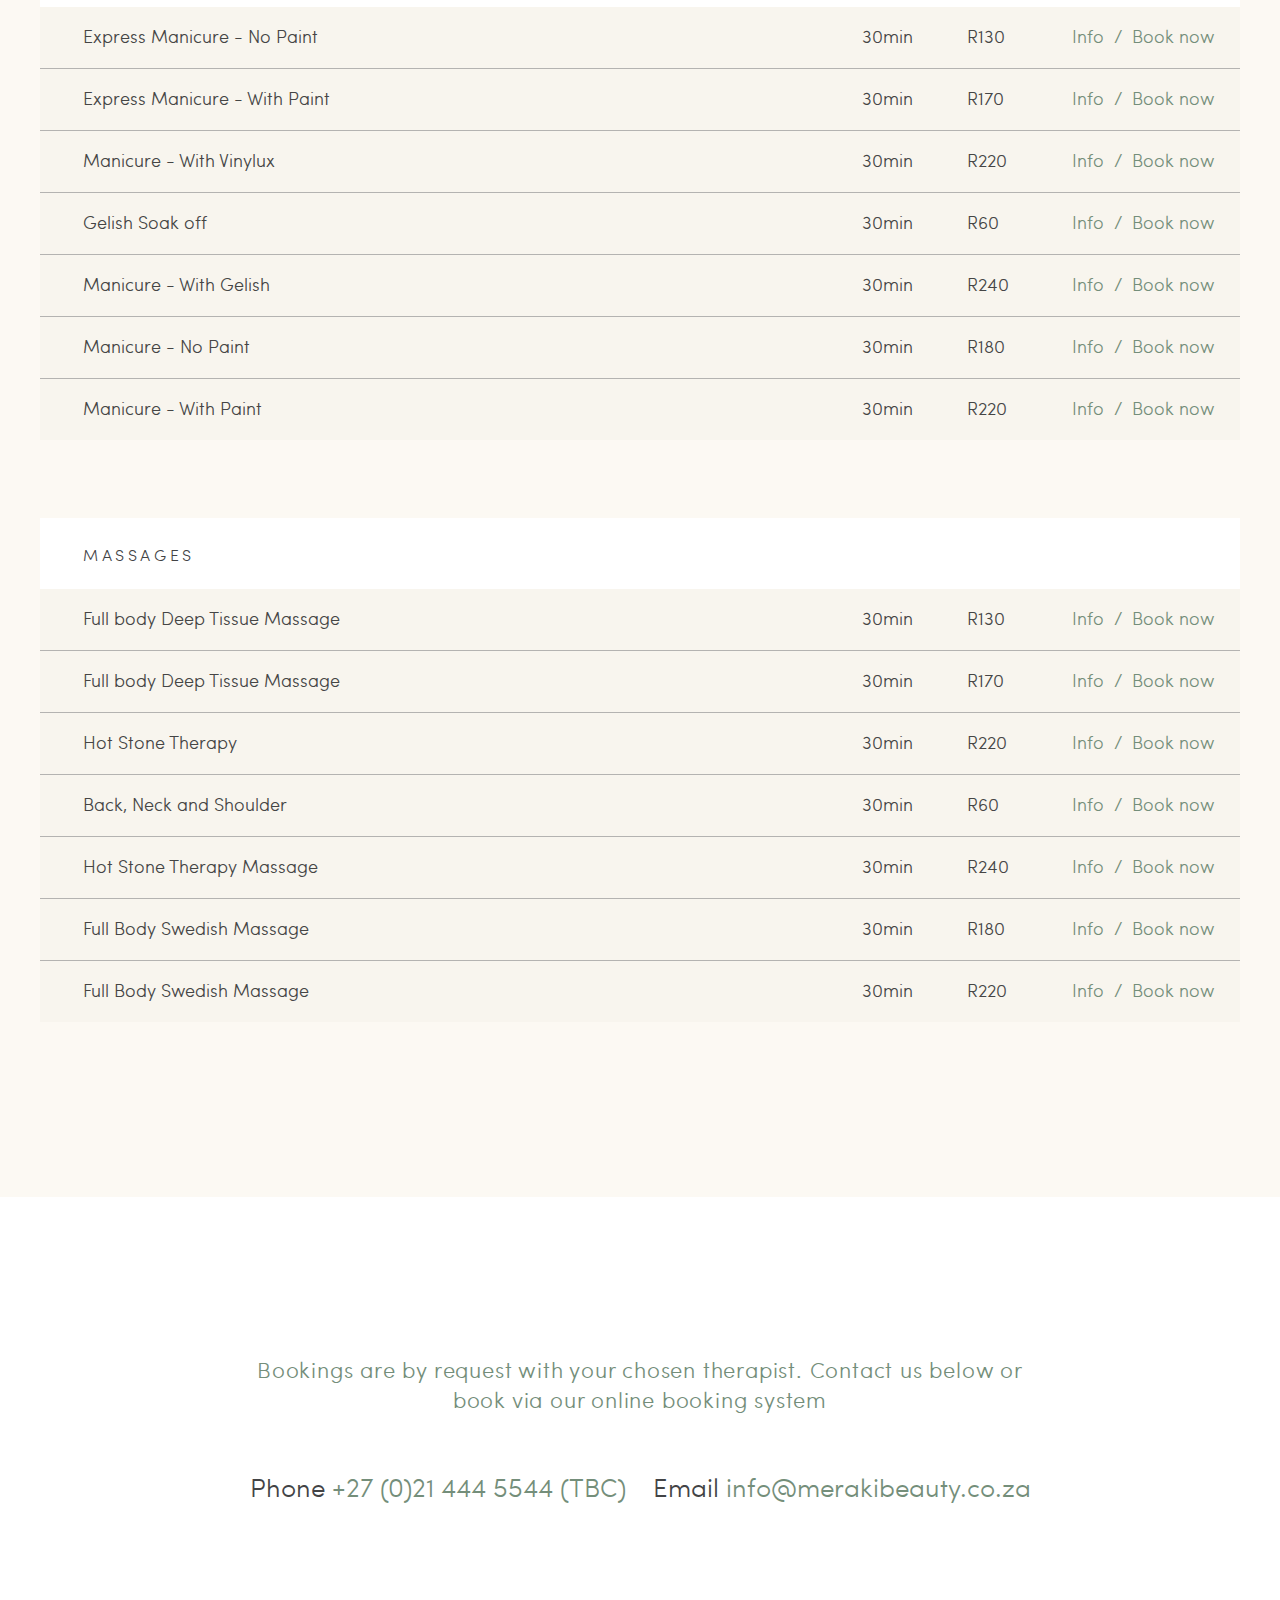
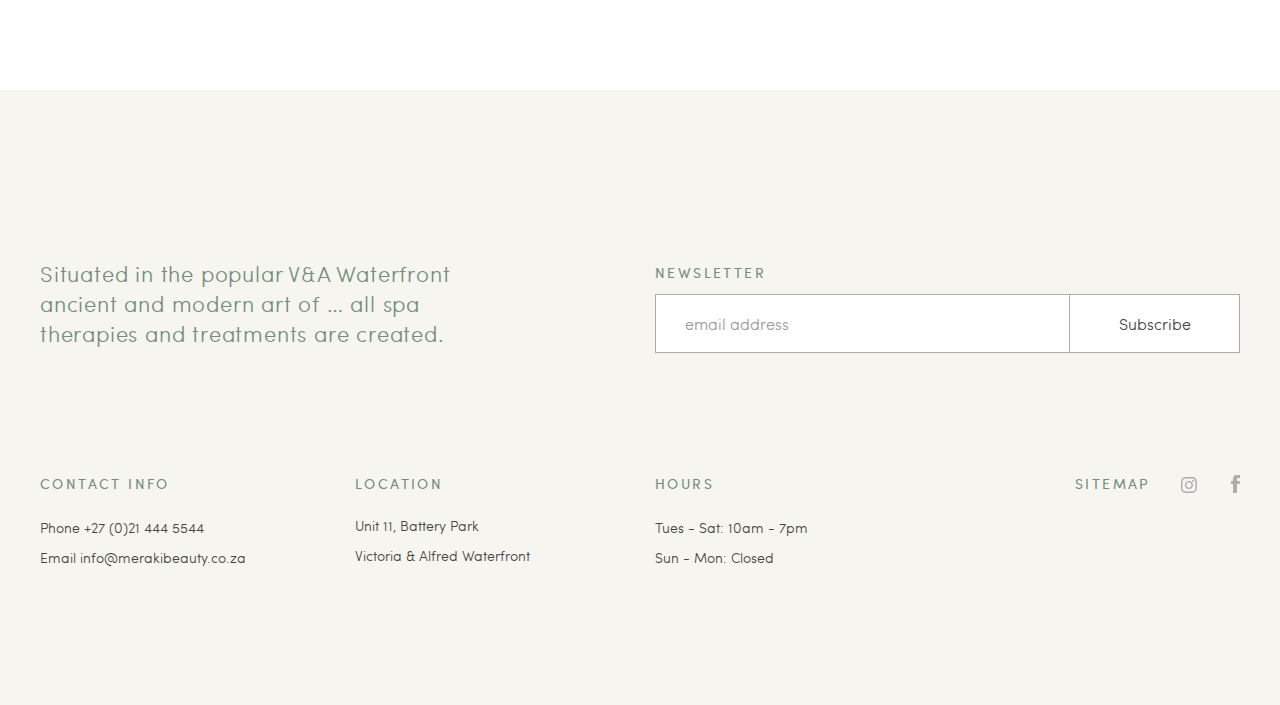
<file: treatment.html>
<!DOCTYPE html>
<html lang="en">

<head>
    <meta charset="utf-8">
    <meta name="viewport" content="width=device-width, minimum-scale=1.0, maximum-scale=1.0, initial-scale=1.0, user-scalable=no">
    <meta name="format-detection" content="telephone=no">
    <title> Meraki | Treatments</title>

    <link type="text/css" rel="stylesheet" href="css/style.css">

    <script type="text/javascript" src="scripts/jquery-3.3.1.min.js"></script>
    <script type="text/javascript" src="scripts/common-scripts.js" defer></script>
</head>

<body>
    <div class="main-wrap">
        <!--  Beginning header -->
        <header class="header">
            <div class="common-wrap clear">
                <div class="logo-wrap">
                    <div class="main-logo">
                        <a href="index.html">
                            <img src="svgs/meraki-icon.svg" alt="">
                        </a>
                    </div>
                    <div class="phone-nav" id="phone-nav">
                        <span></span>
                        <span></span>
                        <span></span>
                    </div>
                </div>
                <div class="nav-wrap">
                    <nav class="main-nav">
                        <ul>
                            <li> <a href="index.html">HOME</a> </li>
                            <li class="current-menu-item"> <a href="treatment.html">TREATMENTS</a> </li>
                            <li> <a href="about.html">ABOUT</a> </li>
                            <li> <a href="contact.html">CONTACT</a> </li>
                        </ul>
                    </nav>
                    <a href="#" class="online-book">ONLINE BOOKINGS</a>
                </div>
            </div>
        </header>
        <!-- //End header -->

        <!-- Beginning main content section 
        ==================================== -->
        <section class="main-content-wrap treatments-content">
            <!-- Begin hero section -->
            <section class="hero-wrap">
                <div class="graphics" style="background-image: url(images/one-and-only-cape-town-spa-facilities.jpg)"></div>
                <div class="container">
                    <div class="common-wrap clear">
                        <div class="container-inner content-description">
                            <h3>Treatments</h3>
                            <p>Your journey to total relaxation and wellbeing begins at Meraki Spa. Set in its own unique surroundings, we have four elegant Spa suites for guests to experience an altogether more rarefied calm, where skin perfection and treatments leave the body and mind glowing.</p> 
                        </div>
                    </div>
                </div>
            </section>
            <!-- End hero section -->

            <!-- Begin tab section -->
            <section class="tab-wrap">
                <div class="common-wrap clear">
                    <div class="tab-nav">
                        <ul>
                            <li class="active">
                                <a href="#">All</a>
                            </li>
                            <li>
                                <a href="#">Massage</a>
                            </li>
                            <li>
                                <a href="#">Manicure &amp; Pedicure</a>
                            </li>
                            <li>
                                <a href="#">Waxing, Shaping &amp; Masks</a>
                            </li>
                        </ul>
                    </div>
                    <div class="tab-item-wrap">
                        <div class="tab-item">
                            <h3>MANICURES</h3>
                            <div class="tab-content-row">
                                <div class="tab-content-left">
                                    <h6>Express Manicure - No Paint</h6>
                                </div>
                                <div class="tab-content-right">
                                    <div class="tab-content-des">
                                        <span>30min</span>
                                        <span>R130</span>
                                    </div>
                                    <div class="tab-content-des">
                                        <a href="#">Info</a>
                                        <a href="#">Book now</a>
                                    </div>
                                </div>
                            </div>
                            <div class="tab-content-row">
                                <div class="tab-content-left">
                                    <h6>Express Manicure - With Paint</h6>
                                </div>
                                <div class="tab-content-right">
                                    <div class="tab-content-des">
                                        <span>30min</span>
                                        <span>R170</span>
                                    </div>
                                    <div class="tab-content-des">
                                        <a href="#">Info</a>
                                        <a href="#">Book now</a>
                                    </div>
                                </div>
                            </div>
                            <div class="tab-content-row">
                                <div class="tab-content-left">
                                    <h6>Manicure - With Vinylux</h6>
                                </div>
                                <div class="tab-content-right">
                                    <div class="tab-content-des">
                                        <span>30min</span>
                                        <span>R220</span>
                                    </div>
                                    <div class="tab-content-des">
                                        <a href="#">Info</a>
                                        <a href="#">Book now</a>
                                    </div>
                                </div>
                            </div>
                            <div class="tab-content-row">
                                <div class="tab-content-left">
                                    <h6>Gelish Soak off</h6>
                                </div>
                                <div class="tab-content-right">
                                    <div class="tab-content-des">
                                        <span>30min</span>
                                        <span>R60</span>
                                    </div>
                                    <div class="tab-content-des">
                                        <a href="#">Info</a>
                                        <a href="#">Book now</a>
                                    </div>
                                </div>
                            </div>
                            <div class="tab-content-row">
                                <div class="tab-content-left">
                                    <h6>Manicure - With Gelish</h6>
                                </div>
                                <div class="tab-content-right">
                                    <div class="tab-content-des">
                                        <span>30min</span>
                                        <span>R240</span>
                                    </div>
                                    <div class="tab-content-des">
                                        <a href="#">Info</a>
                                        <a href="#">Book now</a>
                                    </div>
                                </div>
                            </div>
                            <div class="tab-content-row">
                                <div class="tab-content-left">
                                    <h6>Manicure - No Paint</h6>
                                </div>
                                <div class="tab-content-right">
                                    <div class="tab-content-des">
                                        <span>30min</span>
                                        <span>R180</span>
                                    </div>
                                    <div class="tab-content-des">
                                        <a href="#">Info</a>
                                        <a href="#">Book now</a>
                                    </div>
                                </div>
                            </div>
                            <div class="tab-content-row">
                                <div class="tab-content-left">
                                    <h6>Manicure - With Paint</h6>
                                </div>
                                <div class="tab-content-right">
                                    <div class="tab-content-des">
                                        <span>30min</span>
                                        <span>R220</span>
                                    </div>
                                    <div class="tab-content-des">
                                        <a href="#">Info</a>
                                        <a href="#">Book now</a>
                                    </div>
                                </div>
                            </div>
                        </div>
                        <div class="tab-item">
                            <h3>PEDICURES</h3>
                            <div class="tab-content-row">
                                <div class="tab-content-left">
                                    <h6>Express Manicure - No Paint</h6>
                                </div>
                                <div class="tab-content-right">
                                    <div class="tab-content-des">
                                        <span>30min</span>
                                        <span>R130</span>
                                    </div>
                                    <div class="tab-content-des">
                                        <a href="#">Info</a>
                                        <a href="#">Book now</a>
                                    </div>
                                </div>
                            </div>
                            <div class="tab-content-row">
                                <div class="tab-content-left">
                                    <h6>Express Manicure - With Paint</h6>
                                </div>
                                <div class="tab-content-right">
                                    <div class="tab-content-des">
                                        <span>30min</span>
                                        <span>R170</span>
                                    </div>
                                    <div class="tab-content-des">
                                        <a href="#">Info</a>
                                        <a href="#">Book now</a>
                                    </div>
                                </div>
                            </div>
                            <div class="tab-content-row">
                                <div class="tab-content-left">
                                    <h6>Manicure - With Vinylux</h6>
                                </div>
                                <div class="tab-content-right">
                                    <div class="tab-content-des">
                                        <span>30min</span>
                                        <span>R220</span>
                                    </div>
                                    <div class="tab-content-des">
                                        <a href="#">Info</a>
                                        <a href="#">Book now</a>
                                    </div>
                                </div>
                            </div>
                            <div class="tab-content-row">
                                <div class="tab-content-left">
                                    <h6>Gelish Soak off</h6>
                                </div>
                                <div class="tab-content-right">
                                    <div class="tab-content-des">
                                        <span>30min</span>
                                        <span>R60</span>
                                    </div>
                                    <div class="tab-content-des">
                                        <a href="#">Info</a>
                                        <a href="#">Book now</a>
                                    </div>
                                </div>
                            </div>
                            <div class="tab-content-row">
                                <div class="tab-content-left">
                                    <h6>Manicure - With Gelish</h6>
                                </div>
                                <div class="tab-content-right">
                                    <div class="tab-content-des">
                                        <span>30min</span>
                                        <span>R240</span>
                                    </div>
                                    <div class="tab-content-des">
                                        <a href="#">Info</a>
                                        <a href="#">Book now</a>
                                    </div>
                                </div>
                            </div>
                            <div class="tab-content-row">
                                <div class="tab-content-left">
                                    <h6>Manicure - No Paint</h6>
                                </div>
                                <div class="tab-content-right">
                                    <div class="tab-content-des">
                                        <span>30min</span>
                                        <span>R180</span>
                                    </div>
                                    <div class="tab-content-des">
                                        <a href="#">Info</a>
                                        <a href="#">Book now</a>
                                    </div>
                                </div>
                            </div>
                            <div class="tab-content-row">
                                <div class="tab-content-left">
                                    <h6>Manicure - With Paint</h6>
                                </div>
                                <div class="tab-content-right">
                                    <div class="tab-content-des">
                                        <span>30min</span>
                                        <span>R220</span>
                                    </div>
                                    <div class="tab-content-des">
                                        <a href="#">Info</a>
                                        <a href="#">Book now</a>
                                    </div>
                                </div>
                            </div>
                        </div>
                        <div class="tab-item">
                            <h3>Massages</h3>
                            <div class="tab-content-row">
                                <div class="tab-content-left">
                                    <h6>Full body Deep Tissue Massage </h6>
                                </div>
                                <div class="tab-content-right">
                                    <div class="tab-content-des">
                                        <span>30min</span>
                                        <span>R130</span>
                                    </div>
                                    <div class="tab-content-des">
                                        <a href="#">Info</a>
                                        <a href="#">Book now</a>
                                    </div>
                                </div>
                            </div>
                            <div class="tab-content-row">
                                <div class="tab-content-left">
                                    <h6>Full body Deep Tissue Massage </h6>
                                </div>
                                <div class="tab-content-right">
                                    <div class="tab-content-des">
                                        <span>30min</span>
                                        <span>R170</span>
                                    </div>
                                    <div class="tab-content-des">
                                        <a href="#">Info</a>
                                        <a href="#">Book now</a>
                                    </div>
                                </div>
                            </div>
                            <div class="tab-content-row">
                                <div class="tab-content-left">
                                    <h6>Hot Stone Therapy</h6>
                                </div>
                                <div class="tab-content-right">
                                    <div class="tab-content-des">
                                        <span>30min</span>
                                        <span>R220</span>
                                    </div>
                                    <div class="tab-content-des">
                                        <a href="#">Info</a>
                                        <a href="#">Book now</a>
                                    </div>
                                </div>
                            </div>
                            <div class="tab-content-row">
                                <div class="tab-content-left">
                                    <h6>Back, Neck and Shoulder</h6>
                                </div>
                                <div class="tab-content-right">
                                    <div class="tab-content-des">
                                        <span>30min</span>
                                        <span>R60</span>
                                    </div>
                                    <div class="tab-content-des">
                                        <a href="#">Info</a>
                                        <a href="#">Book now</a>
                                    </div>
                                </div>
                            </div>
                            <div class="tab-content-row">
                                <div class="tab-content-left">
                                    <h6>Hot Stone Therapy Massage</h6>
                                </div>
                                <div class="tab-content-right">
                                    <div class="tab-content-des">
                                        <span>30min</span>
                                        <span>R240</span>
                                    </div>
                                    <div class="tab-content-des">
                                        <a href="#">Info</a>
                                        <a href="#">Book now</a>
                                    </div>
                                </div>
                            </div>
                            <div class="tab-content-row">
                                <div class="tab-content-left">
                                    <h6>Full Body Swedish Massage</h6>
                                </div>
                                <div class="tab-content-right">
                                    <div class="tab-content-des">
                                        <span>30min</span>
                                        <span>R180</span>
                                    </div>
                                    <div class="tab-content-des">
                                        <a href="#">Info</a>
                                        <a href="#">Book now</a>
                                    </div>
                                </div>
                            </div>
                            <div class="tab-content-row">
                                <div class="tab-content-left">
                                    <h6>Full Body Swedish Massage</h6>
                                </div>
                                <div class="tab-content-right">
                                    <div class="tab-content-des">
                                        <span>30min</span>
                                        <span>R220</span>
                                    </div>
                                    <div class="tab-content-des">
                                        <a href="#">Info</a>
                                        <a href="#">Book now</a>
                                    </div>
                                </div>
                            </div>
                        </div>
                    </div>
                </div>
            </section>
            <!-- End tab section -->

            <!-- Begin booking section -->
            <section class="booking-section">
                <div class="common-wrap">
                    <p>Bookings are by request with your chosen therapist. Contact us below or book via our online booking system</p>
                    <div class="booking-info">
                        <p>
                            <span>Phone </span>
                            <a href="tel:+270214445544"> +27 (0)21 444 5544 (TBC)</a>
                        </p>
                        <p>
                            <span>Email </span>
                            <a href="mailto:info@merakibeauty.co.za"> info@merakibeauty.co.za</a>
                        </p>
                    </div>
                </div>
            </section>
        </section>
        <!-- //End main content section -->

        <!-- Begin newsletter section -->
        <section class="modal-wrap">
            <div class="modal-inner">
                <div class="modal-inner-wrap">
                    <div class="newsletter-container clear">
                        <div class="cross-icon" style="background-image:url(svgs/cross.svg)"></div>
                        <div class="common-wrap clear">
                            <h3>Get 50% off your next treatment</h3>
                            <p>Sign-up to our newsletter below to receive your unique promotion code</p>
                            <div class="newsletter-product-wrap">
                                <div class="newsletter-item">
                                    <img src="images/product-img.png" alt="#">
                                </div>
                                <div class="newsletter-item">
                                    <img src="images/large-png-aesop-skin-in-two-minds-facial-cleanser-100-m-l-large@2x.png"
                                        alt="#">
                                </div>
                                <div class="newsletter-item">
                                    <img src="images/product-img.png" alt="#">
                                </div>
                            </div>
                            <div class="newsletter-form">
                                <form action="#" method="post">
                                    <div class="input-row">
                                        <input type="text" value="Your name">
                                    </div>
                                    <div class="input-row">
                                        <input type="email" value="Email Address">
                                    </div>
                                    <a href="#" class="btn medium-btn dark-green">SIGN ME UP</a>
                                </form>
                            </div>
                        </div>
                    </div>
                </div>
            </div>
        </section>
        <!-- End newsletter section -->

        <!-- Beginning footer -->
        <footer class="footer">
            <div class="common-wrap clear">
                <div class="footer-top-wrap">
                    <div class="footer-col desktop">
                        <p>Situated in the popular V&amp;A Waterfront ancient and modern art of … all spa therapies and treatments are created.</p>
                    </div>
                    <div class="footer-col">
                        <h4>NEWSLETTER</h4>
                        <form action="#" method="post">
                            <input type="email" value="email address" required>
                            <input type="submit" value="Subscribe">
                        </form>
                    </div>
                </div>
                <div class="footer-bottom-wrap">
                    <div class="footer-widget">
                        <h4>CONTACT INFO</h4>
                        <ul>
                            <li>
                                <span>Phone </span>
                                <a href="tel:270214445544">+27 (0)21 444 5544</a>
                            </li>
                            <li>
                                <span>Email </span>
                                <a href="mailto:info@merakibeauty.co.za">info@merakibeauty.co.za</a>
                            </li>
                        </ul>
                    </div>
                    <div class="footer-widget desktop">
                        <h4>LOCATION</h4>
                        <address>Unit 11, Battery Park
                        <br>Victoria &amp; Alfred Waterfront</address>
                    </div>
                    <div class="footer-widget desktop">
                        <h4>HOURS</h4>
                        <ul>
                            <li>Tues - Sat: 10am - 7pm</li>
                            <li>Sun - Mon: Closed</li>
                        </ul>
                    </div>
                    <div class="footer-widget social-icon">
                        <h4>SITEMAP</h4>
                        <ul>
                            <li>
                                <a href="#">
                                    <img src="svgs/Shape.svg" alt="">
                                </a>
                            </li>
                            <li>
                                <a href="#">
                                    <img src="svgs/Group%203%20Copy%202.svg" alt="">
                                </a>
                            </li>
                        </ul>
                    </div>
                </div>
            </div>
        </footer>
        <!-- //End footer  -->
    </div>
</body>

</html>
</file>
<file: css/style.css>
/* Typography */

@font-face {
    font-family: 'sofia_prolight';
    src: url('../fonts/sofiaprolight-webfont.woff2') format('woff2'),
         url('../fonts/sofiaprolight-webfont.woff') format('woff');
    font-weight: normal;
    font-style: normal;

}

@font-face {
    font-family: 'sofia_proregular';
    src: url('../fonts/sofia_pro_regular-webfont.woff2') format('woff2'),
         url('../fonts/sofia_pro_regular-webfont.woff') format('woff');
    font-weight: normal;
    font-style: normal;

}

@font-face {
    font-family: 'sofia_probold';
    src: url('../fonts/sofia_pro_bold-webfont.woff2') format('woff2'),
         url('../fonts/sofia_pro_bold-webfont.woff') format('woff');
    font-weight: normal;
    font-style: normal;
}


@font-face {
    font-family: 'maison_neuebold';
    src: url('../fonts/maisonneue-bold-webfont.woff2') format('woff2'),
         url('../fonts/maisonneue-bold-webfont.woff') format('woff');
    font-weight: normal;
    font-style: normal;
}


@font-face {
    font-family: 'maison_neuedemi';
    src: url('../fonts/maisonneue-demi-webfont.woff2') format('woff2'),
         url('../fonts/maisonneue-demi-webfont.woff') format('woff');
    font-weight: normal;
    font-style: normal;
}


/* // End typography */


/*	Resets
	------	*/

html, body, div,  span,  object,  iframe,  h1,  h2,  h3,  h4,  h5,  h6,  p,  blockquote,  pre,  a,  abbr,  address,  cite,  code,  del,  dfn,  em, img, ins, kbd, q, samp, small, strong, sub, sup, var, b, i, hr,  dl,  dt,  dd,  ol,  ul,  li,  fieldset,  form,  label,  legend,  table,  caption,  tbody,  tfoot,  thead,  tr,  th,  td,  article,  aside,  canvas,  details,  figure,  figcaption,  hgroup,  menu,  footer,  header,  nav,  section,  summary,  time,  mark,  audio,  video {margin: 0; padding: 0; border: 0; }

 ul{list-style: none; } 
 article, aside, canvas, figure,figure img,  figcaption,  hgroup,  footer,  header,  nav,  section,  audio,  video {display: block;}

blockquote, q{quotes: none;}
blockquote:before, blockquote:after,
q:before, q:after{content: ''; content: none;}
table{border-collapse: collapse; border-spacing: 0;}
b, strong{font-weight: bold; }
[type="checkbox"], [type="radio"]{box-sizing: border-box; padding: 0;}
[type="search"]{-webkit-appearance: textfield; outline-offset: -2px;}
[type="search"]::-webkit-search-decoration{-webkit-appearance: none;}
::-webkit-file-upload-button {-webkit-appearance: button; font: inherit;}

.clear:after{content:".";display:block;clear:both;visibility:hidden;line-height:0; height:0; font-size: 0;}
a img{border:0; vertical-align: bottom;}
a, input, select, textarea{outline:none;}
img{width: auto; height: auto; max-width: 100%; vertical-align: bottom; border-style: none; border: 0;}

/* Selection colours (easy to forget) */
 img::selection {background: transparent;}
 img::-moz-selection {background: transparent;}
 a{text-decoration: none; display: inline-block;}

 input[type='number']{-moz-appearance:textfield;}
 input::-webkit-outer-spin-button,
 input::-webkit-inner-spin-button{-webkit-appearance: none;}
 input::-moz-focus-inner{border:0; padding: 0;}
/*		Default Layout 
-------------------------------------------------------------------------------
*/

/*
Font property css
font: font-style font-variant font-weight font-size/line-height font-family|caption|icon|menu|message-box|small-caption|status-bar|initial|inherit;
*/

body{background: rgb(255,255,255); -webkit-text-size-adjust: 100%; -moz-text-size-adjust: 100%; -moz-osx-font-smoothing:grayscale;-webkit-font-smoothing:antialiased; overflow-x: hidden; overflow-y:auto; font-size: 14px; line-height: 25px; color: #454545; font-family: 'sofia_prolight', sans-serif; font-weight: normal;}

*{-webkit-box-sizing: border-box;-moz-box-sizing:border-box; box-sizing: border-box;}

/* Global style */
h1,  h2,  h3,  h4,  h5,  h6{font-weight: normal; font-family: 'sofia_prolight', sans-serif; color: #424345;}
h2{font-size: 22px; line-height: 30px; letter-spacing: .8px; color: #748e7a;}
h3, h4{font-size: 16px; line-height: 19px; letter-spacing: 3.6px; text-transform: uppercase;}
h4{font-size: 14px; line-height: 18px; letter-spacing: 2.4px; color: #748e7a; font-family: 'sofia_proregular'; }
h5{font-size: 12px; line-height: 22px; color: #454545;}

input[type="submit"]{cursor: pointer; font-family: 'sofia_prolight', sans-serif;}
dfn,  address,  em{font-style: normal;}
button:focus{outline: none;}
textarea{resize: none;}

.btn{-webkit-transition: all .4s ease-in-out; -moz-transition: all .4s ease-in-out; transition: all .4s ease-in-out; height: 53px; text-align: center; border-radius: 29.5px; line-height: 51px; border: 1px solid transparent; font-size: 13px; letter-spacing: 2px; text-transform: uppercase;}

.large-btn{width: 300px;}
.medium-btn{width: 184px;}

.white-btn{color: #424345; background-color: #ffffff; border-color: #ffffff;}
.white-btn:hover{color: #ffffff; background-color: #1f4548; border-color: #1f4548;}
.dark-green{color: #ffffff; background-color: #1f4548; border-color: #1f4548;}
.dark-green:hover{color: #1f4548; background-color: transparent; border-color: #1f4548;}

.common-wrap{max-width: 1276px; margin: 0 auto; clear: both; padding: 0 38px;}
input[type="text"], input[type="email"], input[type="tel"], textarea{font-size: 16px; color: #454545; font-family: 'sofia_prolight', sans-serif; font-weight: normal; height: 59px; padding: 14px 24px; background-color: #ffffff; border: 0px;}

.main-wrap{overflow: hidden;}
.main-wrap, section, header, footer{float: left; width: 100%;}
.phone-nav{cursor: pointer; width: 32px; display: none; position: absolute; top: 29px; right: 38px;}
.phone-nav span{display: block; height: 2px; width: 32px; background-color: #000; margin: 5.5px 0; float: left; cursor: pointer;}
.dekstop{display: block;}
.mobi{display: none;}
/* End Global style */

/* menu */
.header{padding: 32px 0 44px; position: fixed; top: 0; left: 0; width: 100%; z-index: 999; background: #fff;}
.logo-wrap, .main-logo{width: 86px; float: left;}
.main-logo a{float: left;}
.nav-wrap{float: right; width: -webkit-calc(100% - 276px); width: calc(100% - 276px); padding-right: 180px;  position: relative;}
.main-nav{margin-top: 20px;}
.main-nav li{display: inline-block; margin: 0 39px 0 57px;}
.home-page .main-nav li{margin: 0 39px 0 38px;}
.main-nav li:first-child{margin-left: 0;}
.main-nav a, .online-book{font-size: 16px; letter-spacing: 3px; color: #424345; line-height: 16px; text-transform: uppercase; font-family: 'sofia_proregular';}
.main-nav a{padding: 6px 0; position: relative;}
.home-page .main-nav a, .home-page .online-book{letter-spacing: 2.4px; font-size: 13px;}
.main-nav a:after{position: absolute; bottom: 0; left: 0; width: 100%; background-color: #424345; content: ''; height: 1px; left: 0; opacity: 0; visibility: hidden; -webkit-transition: all .3s ease; -moz-transition: all .3s ease; transition: all .3s ease; }
.main-nav li.current-menu-item a:after, .main-nav li:hover a:after{opacity: 1; visibility: visible;}
.online-book{position: absolute; color: #748e7a; float: right; right: -21px; top: 27px; letter-spacing: 2.5px;}
.home-page .online-book{top: 25px; right: 0;}
/* End menu */

/* home */
.main-content-wrap{margin-top: 133px;}
.home-page .common-wrap{max-width: 1156px;}
.hero-wrap, .about-info-item{min-height: 734px; display: -webkit-flex; display: -webkit-box; display: -moz-box; display: -ms-flexbox; display: flex; -webkit-flex-flow: row wrap; flex-flow: row wrap; -webkit-box-pack: justify; -moz-box-pack: justify; -ms-flex-pack: justify; -webkit-justify-content: space-around; justify-content: space-around;  -webkit-box-align: center; align-items: center; position: relative; background-color: #f4f1ea; float: left; width: 100%; padding: 50px 0;}
.container, .feature-title-wrap, .treatment-item-wrap, .btn-wrap, .spa-shedule{float: left; width: 100%; position: relative;}
.graphics{position: absolute; top: 0; right: 0; width: 43.23170731707317%; height: 100%; background-size: cover; background-position: center; background-repeat: no-repeat;}
.hero-wrap .container{margin-top: 35px;}
.container-inner{max-width: 524px; float: left; width: 48.51851851851852%;}
.content-description h3 + p, .footer-col p{font-size: 22px; line-height: 30px; letter-spacing: .8px; color: #748e7a;}
.content-description h3 + p{margin-top: 30px;}
.hero-wrap .container-inner p{margin-top: 46px;}
.feature-wrap{float: left; width: 100%; margin-top: 80px;}
.feature-item{float: left; width: 35.3333%; margin: 18px 0;}
.feature-item:nth-child(3n+3){width: 29.3334%;}
.feature-icon{width: 36px; height: 36px; border: 1px solid #748e7a; background-color: #ffffff; padding: 9px; float: left;}
.feature-icon img{width: 17px; height: 17px;}
.feature-item h5{float: left; padding-left: 12px; line-height: 36px;}

.personal-therapist{padding: 162px 0 177px; background-color: rgba(251, 246, 238, 0.68);}
.personal-therapist-info-wrap{float: left; width: 100%; margin-top: 100px; display: -webkit-flex; display: -webkit-box; display: -moz-box; display: -ms-flexbox; display: flex; -webkit-flex-flow: row wrap; flex-flow: row wrap; -webkit-box-pack: justify; -moz-box-pack: justify; -ms-flex-pack: justify; -webkit-justify-content: space-around; justify-content: space-around;}
.personal-image{width: 48.42592592592593%; float: left; position: relative;}
.therapist-info{width: 39.81481481481481%; float: left; margin-left: 11.75925925925926%; position: relative; padding-bottom: 45px;}
.therapist-info.content-description p{margin-top: 43px;}
.therapist-info a{position: absolute; bottom: -5px; left: 0; font-size: 13px; letter-spacing: 2px; color: #dacec8; font-family: 'sofia_probold'; padding-right: 21px;}
.therapist-info a:after{position: absolute; top: 8px; right: 0; background-image: url(../images/btn-arrow.png); content: ''; width: 7px; height: 9px; background-repeat: no-repeat; background-size: 7px 9px;}

.treatment-feature-wrap{padding: 117px 0 118px; background-color: #f4f1ea;}
.feature-title-graphics{display: block; margin: 0 auto; clear: both; max-width: 62px;}
.feature-title-content{float: right; width: 50%; margin-top: 31px;}
.feature-title-content.content-description p{margin-top: 41px;}

.treatment-item-wrap{margin-top: 39px;}
.treatment-item{width: 31.11111111111111%; float: left; margin: 32.5px 1.666666666666667%}
.treatment-item:nth-child(3n+1), .tab-nav ul li:first-child {margin-left: 0;}
.treatment-item:nth-child(3n+3), .tab-nav ul li:last-child{margin-right: 0;}
.treatment-item h2{margin-top: 28px;}
.treatment-item p{margin-top: 29px;}
.btn-wrap{text-align: center;}
.treatment-item-wrap .btn-wrap{margin-top: 81px;}

.spa-wrap{padding: 132px 0;}
.spa-wrap .common-wrap{display: -webkit-flex; display: -webkit-box; display: -moz-box; display: -ms-flexbox; display: flex; -webkit-flex-flow: row wrap; flex-flow: row wrap; -webkit-box-pack: justify; -moz-box-pack: justify; -ms-flex-pack: justify; -webkit-justify-content: space-around; justify-content: space-around;  -webkit-box-align: center; align-items: center; }
.spa-wrap img{width: 48.24074074074074%; float: left; position: relative;}
.spa-content.content-description{float: left; margin-left: 11.85185185185185%; width: 39.90740740740741%; margin-top: -20px;}
.spa-shedule{margin-top: 44px;}
.spa-shedule-col{float: left; width: 44%; line-height: 30px; }
.spa-shedule-col h4{letter-spacing: 0; line-height: 30px; text-transform: inherit; color: #454545;}
.spa-shedule-col address, .spa-shedule-col p{float: left; max-width: 150px; }
.shedule-contact-info{float: left; width: 100%; margin-top: 55px; padding-top: 30px; border-top: 1px solid #dcdad5; line-height: 30px;}
.shedule-contact-info p{font-family: 'sofia_proregular'; padding-right: 13px; display: inline; white-space: nowrap;}
.shedule-contact-info p:last-child{padding-right: 0;}
.shedule-contact-info a{color: #454545; font-family: 'sofia_prolight', sans-serif;}
.shedule-contact-info a:hover, .booking-info a:hover, .contact-info a:hover, .info-col a:hover{text-decoration: underline;}
/* home */

/* treatment */
.treatments-content .hero-wrap{min-height: 594px; padding: 75px 0;}
.treatments-content .hero-wrap .container{margin-top: -75px;}
.treatments-content .container-inner{width: 39.91666666666667%}
.treatments-content .hero-wrap .container-inner p{margin-top: 51px;}
.treatments-content .graphics{width: 49.02439024390244%}

.tab-wrap{background: rgba(251, 246, 238, .68); padding: 102px 0 175px;}
.tab-nav{float: left; width: 100%; text-align: center}
.tab-nav ul li{display: inline-block; margin: 0 32px}
.tab-nav ul li a{font-size: 20px; line-height: 36px; letter-spacing: 1.3px; color: rgba(66, 67, 69, 0.27); -webkit-transition: all .3s ease; -moz-transition: all .3s ease; transition: all .3s ease; }
.tab-nav ul li.active a, .tab-nav ul li:hover a{color: #424345;}
.tab-item-wrap, .tab-item{float: left; width: 100%; margin-top: 11px}
.tab-item{margin-top: 78px}
.tab-item h3{padding: 27px 25px 25px 43px; background: #ffffff}
.tab-content-row{float: left; width: 100%; padding: 14px 0 17px 43px; background: rgba(244, 241, 234, .58); border-bottom: .3px solid rgba(151, 151, 151, .7);}
.tab-content-row:last-child {border-bottom: none;}
.tab-content-left{float: left; width: -webkit-calc(100% - 378px); width: -moz-calc(100% - 378px); width: calc(100% - 378px);}
.tab-content-left h6, .tab-content-des span, .tab-content-des a{font-size: 18px; line-height: 30px; color: #454545; }
.tab-content-right{float: left; width: 378px; float: right;}
.tab-content-des{float: left; width: 210px; font-size: 0; line-height: 0;}
.tab-content-des:last-child{width: 168px;}
.tab-content-des span{float: left; width: 50%;}
.tab-content-des a{color: #748e7a;}
.tab-content-des a:first-child:after{content: "/"; margin: 0 9.5px;}

.booking-section{float: left; width: 100%; padding: 157px 0 185px;}
.booking-section .common-wrap{max-width: 865px;}
.booking-section .common-wrap > p{font-size: 22px; line-height: 30px; letter-spacing: 0.8px; color: #748e7a; font-family: 'sofia_prolight', sans-serif;text-align: center}
.booking-info {float: left; width: 100%; margin-top: 55px; text-align: center; font-size: 0; line-height: 0;}
.booking-info p, .booking-info a{display: inline; font-size: 26px; line-height: 36px; color: #424345; }
.booking-info p{padding: 0 10px;}
.booking-info p:first-child{padding-left: 0;}
.booking-info p:last-child{padding-right: 0;}
.booking-info a{color: #748e7a;}
/* End treatment */

/* Begin About */
.about-info-wrap{float:left; width:100%}
.about-info-item{min-height:787px;}
.about-info-item .container{margin-top: -6px;}
.about-info-item .content-description h3 + p{margin-top:48px}
.about-info-item .content-description p{margin-top:45px}
.about-info-item .feature-wrap h3{line-height:32px; letter-spacing: 0; text-transform: inherit; margin-bottom:34px}

.about-info-item:nth-child(even){background:#ffffff;}
.about-info-item:nth-child(even) .graphics{left:0;right:auto;}
.about-info-item:nth-child(even) .container-inner{float:right;}

.about-info-item .feature-wrap{margin-top:106px}
.about-info-item .feature-icon{width:60px; height:60px; padding:15px}
.about-info-item .feature-icon img{width:28px; height:28px}
.about-info-item .feature-item h5 {font-size: 14px; line-height: 30px; padding: 0 12px 0 19.5px; width: -webkit-calc(100% - 60px); width: calc(100% - 60px); max-width: 90px;}
.about-info-item .graphics {width:36.34146341463415%}
.about-info-item:nth-child(3) p {margin-top:32px}
.about-info-item .white-btn {margin-top:57px}
.about-page .container-inner{max-width:570px; width:47.5%}
/* End About */


/* contact page style */
.form-section{position: relative; padding: 172px 0;}
.form-section:before,.form-section:after{position: absolute; top: 0; right: 0; width: 50%; content: ""; height: 100%;background: #e9e5dd; z-index: -1}
.form-section:before{right: auto;left: 0; background: #f4f1ea}
.contact-wrap{float:left; width: 50%; padding-right: 30px}
.contact-wrap > p{max-width: 385px;}
.contact-wrap h3 + p{margin-top: 49px;}
.contact-info{float: left; width: 100%; margin-top: 46px;}
.contact-info p, .contact-info a, .contact-time p{font-size: 16px; line-height: 36px; color: #454545}
.contact-info p:last-child a, .footer-col.active input[type="submit"]{color: #748e7a}

.contact-time{float: left; width: 100%; margin-top: 66px;}
.contact-time h4{margin-bottom: 17px; font-family: 'maison_neuebold'; font-weight: normal;}
.form-wrap{float: left; width: 50%; padding-left: 30px; text-align: center}
.form-inner{max-width: 378px; float: right;}
.form-inner form{margin-top: 29px; float: left; width: 100%}
input[type="text"], input[type="email"], input[type="tel"], textarea{width: 100%}
.contact-content .input-row{float: left; width: 100%; background: #ffffff; margin-top: 11px}
.contact-content .input-row textarea{height: 148px; padding: 21px 24px;}
.selectric{border: 0; height: 59px; float: left; width: 100%;}
.selectric-wrapper{text-align: left;}
.selectric-items{-webkit-box-shadow: none; -moz-box-shadow: none; box-shadow: none; padding-top: 8px; border-radius: 0px;}
.selectric .label, .selectric-items li{color: #454545; padding: 14.5px 24px}
.selectric-items li{color: #748e7a; padding: 12.5px 24px;}
.selectric-items li:hover{color: #454545;}
.selectric .button{width: 38px; height: 100%; background: url(../svgs/Triangle.svg); background-position: left center; background-repeat: no-repeat; background-size: 7px 5px; top: 0; right: 0; }
.selectric-open .selectric .button {-webkit-transform: rotate(180deg); -moz-transform: rotate(180deg); transform: rotate(180deg); background-position: right center;}
.contact-content input[type="submit"]{margin-top: 37px}

.gallery-wrap{position: relative}
.gallery-wrap img {width: 100%;}
.gallery-info{position: absolute; bottom: 0; left: 0; width: 100%}
.info-col-wrap{background: #ffffff; padding: 35px 102px; float: left; width: 100%}
.info-col{float: left; width: 20.78313253012048%; padding-right: 10px}
.info-col:nth-child(2){width: 58.23293172690763%}
.info-col:last-child{text-align: right;}
.info-col h3 {line-height: 36px;}
.info-col address, .info-col a{font-size: 16px; line-height: 36px; color: #454545}
.info-col a{color: #748e7a;}
/* End contact page style */


/* Begin newsletter */
.modal-wrap{position: fixed; top: 0; left: 0; width: 100%; height: 100%; background-color: rgba(244, 241, 234, 0.85); z-index: 999; overflow-y: auto; display: none;}
.modal-inner{position: absolute; top: 0; left: 0; width: 100%; height: 100%; display: table;}
.modal-inner-wrap{display: table-cell; vertical-align: middle; padding: 30px 20px;}
.newsletter-container{max-width:583px; margin:0 auto; background-color:#f4f1ea; border:14px solid#ffffff; padding:70px 0; position:relative;}
.cross-icon{width:25px; height:25px; background-repeat: no-repeat; background-position:center center; background-size:14px;  top: 14px; right: 14px; position:absolute; cursor: pointer;}
.newsletter-container .common-wrap{max-width:453px}
.newsletter-container h3{float:left; width:100%; text-align: center}
.newsletter-container p{float:left;width:100%; font-size:18px; line-height: 24px; margin-top: 28px; text-align: center}
.newsletter-product-wrap{float:left; width:100%; margin-top: 47px;}
.newsletter-item{float:left; width: 33.42175066312997%; padding: 10px 23px;}
.newsletter-item:nth-child(2){width: 42.97082228116711%; margin: -16px -5.039787798408488% 0; padding: 10px 30px;}
.newsletter-form{float:left; width:100%;text-align: center}
.input-row{float:left; width:100%; margin-top:26px}
.input-row:nth-child(1){margin-top: 12px;}

.newsletter-form input[type="text"], .newsletter-form input[type="email"]{width:100%; padding-left:21px; background-image: url(../images/mail-contact-copy.jpg); background-repeat: no-repeat; background-position:right center; background-size:contain}
.newsletter-form input[type="email"]{background-image: url(../images/mail-contact-copy1.jpg)}
.newsletter-btn{float:left; width: 100%}
.newsletter-form .btn{display:inline-block; margin-top:34px; font-family: 'maison_neuedemi'; line-height: 53px;}
/* End newsletter */

/* footer */
.footer{background-color: rgba(244, 241, 234, .73); padding: 168px 0 132px;}
.home-page .footer{padding: 167px 0 145px;}
.footer-top-wrap, .footer-bottom-wrap, .footer-widget address{float: left; width: 100%;}
.footer-col{float: left; width: 50%; padding: 0 15px;}
.footer-col:nth-child(2n+1), .footer-widget:nth-child(4n+1){padding-left: 0px;}
.footer-col:nth-child(2n+2), .footer-widget:nth-child(4n+4){padding-right: 0px;}
.footer-col h4{line-height: 30px; }
.footer-col p{max-width: 470px; }
.home-page .footer-col p{max-width: 100%; }
.footer-col form{float: left; width: 100%; margin-top: 6px; position: relative; }
.footer-col input[type="email"]{float: left; width: 100%; border: 1px solid #acacac; padding: 10px 175px 10px 29px; color: #9b9b9b;}
.footer-col input[type="submit"]{position: absolute; top: 0; right: 0; width: 171px; border: 0; border-left: 1px solid #acacac; background-color: transparent; color: #454545; font-size: 16px; height: 100%; z-index: 2; -webkit-transition: all .3s ease; -moz-transition: all .3s ease; transition: all .3s ease; }
.footer-col input[type="submit"]:hover, input[type="submit"]:hover{color: #748e7a;}
.home-page .footer-bottom-wrap{margin-top: 120px;}
.footer-bottom-wrap{margin-top: 122px;}
.footer-widget{float: left; width: 25%; padding-left: 15px;}
.footer-widget ul{float: left; width: 100%; margin-top: 20px; line-height: 30px;}
.footer-widget ul li{float: left; width: 100%;}
.footer-widget ul li a{color: #454545;}
.footer-widget ul li a:hover{text-decoration: underline;}
.footer-widget address{margin-top: 18px; line-height: 30px;}
.social-icon{position: relative; width: 180px; float: right;}
.social-icon h4{padding-right: 80px;}
.social-icon ul{position: absolute; top: 0; right: 0; width: auto; margin-top: 0; line-height: 18px;}
.social-icon ul li{display: inline-block; width: auto; margin: 0 17px;}
.social-icon ul li:last-child{margin-right: 0;}
/* End footer */

/* =======================================================================================================
============================================ Responsive style ========================================== */

/*		Mobile Layout: 320px and 480px and more but less than or equal to 767px.
----------------------------------------------------------------------------------
*/

@media only screen and (min-width: 320px) and (max-width: 767px) {
     input[type="text"], input[type="email"], input[type="tel"], input[type="search"], input[type="number"], input[type="submit"], input[type="password"], select, textarea{-webkit-appearance:none;-moz-appearance:none;appearance:none;  border-radius: 0;}
    
    .main-wrap{overflow: hidden;}
    h2{line-height: 24px; letter-spacing: .7px; font-size: 18px;}
    .desktop{display: none;}
    .mobi{display: block;}
    .large-btn{width: 100%; max-width: 270px;}
    .white-btn{background-color: #1f4548; color: #fff; border-color: #1f4548;}

    /* menu */
    
    .header, .header .common-wrap{padding:0; }
    .logo-wrap{width: 100%; float: left; padding: 27px 38px 23px;}
    .main-logo{width: 70px; float: left; }
    .phone-nav{display: block; }
    .nav-wrap{float: left; width: 100%; padding-right: 0; max-height: -webkit-calc(100vh - 96px); max-height: calc(100vh - 96px); overflow-y: auto;}
    .main-nav{display: none; padding: 0 38px;}
    .main-nav, .home-page .main-nav{float: left; width: 100%; text-align: right; margin-top: 0;}
    .main-nav ul{float: left; width: 100%; padding: 5px 0 35px;}
    .main-nav li, .home-page .main-nav li{float: left; width: 100%; margin: 9px 0 9px 0; }
    .main-nav a:after{display: none;}
    .online-book, .home-page .online-book{position: relative; top: auto; left: auto; right: auto; bottom: auto; float: left; width: 100%; background-color: #f7f5f0; height: 43px; line-height: 43px; text-align: center; letter-spacing: 2px; font-size: 13px;}
    .online-book:hover{text-decoration: none;}
    /* End  menu */  
    
    /* home */
    .main-content-wrap{margin-top: 136px;}
    .hero-wrap{display: block; min-height: inherit; padding: 0;}
    .hero-wrap .container, .treatments-content .hero-wrap .container{margin-top: 0; float: left;}
    .container-inner{float: left; width: 100%; max-width: 100%;  padding: 58px 0 70px; }
    .container-inner h3, .therapist-info h3{padding-right: 30px;}
    .hero-wrap .container-inner p{margin-top: 49px; }
    .content-description h3 + p, .booking-section .common-wrap > p{font-size: 18px; line-height: 24px; letter-spacing: .7px; margin-top: 40px;}
    .personal-therapist, .personal-therapist .common-wrap, .treatment-feature-wrap .common-wrap,  .spa-wrap{padding: 0; }
    .personal-therapist-info-wrap{margin: 75px 0 70px; padding: 0 38px; }
    .therapist-info{float: left; width: 100%; margin: 0 0 0 0; padding: 0;}

    .treatment-feature-wrap{padding: 44px 0 58px; } 
    .about-info-item:nth-child(even) .container-inner{float: left;}
    .feature-title-content{float: left; width: 100%; text-align: center; margin-top: 18px; }
    .feature-title-content.content-description p{display: none; }
    .treatment-item-wrap{margin-top: 15px; }
    .treatment-item, .treatment-item:nth-child(3n+1), .treatment-item:nth-child(3n+3){width: 49.0625%; margin: 16px 0.9375%; }
    .treatment-item:nth-child(2n+1){margin-left: 0; }
    .treatment-item:nth-child(2n+2){margin-right: 0; }
    .treatment-item p{display: none; }
    .treatment-content{float: left; width: 100%; height: 75px; background-color: #ffffff; text-align: center; display: -webkit-flex; display: -webkit-box; display: -moz-box; display: -ms-flexbox; display: flex; -webkit-flex-flow: row wrap; flex-flow: row wrap; -webkit-box-pack: justify; -moz-box-pack: justify; -ms-flex-pack: justify; -webkit-justify-content: space-around; justify-content: space-around;  -webkit-box-align: center; align-items: center; padding: 0 25px;}
    .treatment-item h2{margin-top: 0; float: left; width: 100%; position: relative;}
    .treatment-item-wrap .btn-wrap{margin-top: 46px;}

    .spa-wrap .common-wrap{display: block; padding: 0;} 
    .spa-content h3 + p{font-size: 22px !important; line-height: 30px !important; letter-spacing: .8px !important; margin-top: 37px;}
    .spa-wrap img{width: 100%; }
    .spa-content.content-description{padding: 52px 38px 100px; width: 100%; margin: 0 0 0 0; }
    .spa-shedule{margin-top: 32px; }
    .spa-shedule-col{width: 100%; margin-top: 27px; max-width: 100%;}
    .shedule-contact-info{margin-top: 44px; padding-top: 28px;}
    .shedule-contact-info p{float: left; width: 100%; padding-left: 0;}
    .spa-shedule-col address{max-width: 100%;}
    /* End home */


    /* Treatment page style */
    .treatments-content .hero-wrap .container-inner p{margin-top: 40px;}
    .treatments-content .hero-wrap{min-height: 100%; padding: 0;}
    .treatments-content .graphics{float: left; width: 100%; min-height: 300px; position: relative;}
    .treatments-content .container-inner{width: 100%; float: left; padding: 58px 0 70px;} 
    .tab-wrap{padding: 45px 0 55px}
    .tab-wrap .common-wrap{padding: 0 20px}
    .tab-nav ul li{margin: 0 5px 0 5px; float: left; width: 100%;}
    .tab-nav ul li a{font-size: 14px; line-height: 22px}
    .tab-item{margin-top: 30px}
    .tab-content-row, .tab-item h3{padding: 10px;}
    .tab-content-left, .tab-content-right{width: 100%}
    .tab-content-left h6, .tab-content-des span, .tab-content-des a{font-size: 14px; line-height: 22px}

    .tab-content-right{margin-top: 5px;}
    .tab-content-des, .tab-content-des:last-child{width: auto;}
    .tab-content-des span{width: auto; margin: 0 10px;}
    .tab-content-des span:first-child{margin-left: 0;}
    .tab-content-des a:first-child:after{margin: 0 4px}
    .tab-content-des:last-child{margin-left: 10px}

    .booking-section{padding: 58px 0 65px;}
    .booking-section .common-wrap > p{margin-top: 0px;}
    .booking-info{margin-top: 20px}
    .booking-info p{float: left; width: 100%;;}
    .booking-info p, .booking-info a{font-size: 16px; line-height: 26px; padding: 0;}
    .booking-info a{padding: 0}
    /* End Treatment page style */

    /* newslater */
    .newsletter-container{border: 5px solid #ffffff;}
    .cross-icon{top: 8px; right: 8px;}
    .newsletter-container .common-wrap{padding: 0 20px;}
    .newsletter-container p{margin-top: 15px; font-size: 16px}
    .newsletter-item{padding: 5px 13px}
    .newsletter-item:nth-child(2){padding: 5px 18px}
    .newsletter-form input[type="text"], .newsletter-form input[type="email"]{padding-left: 14px}
    /* End newslater */
    
    /* about us */
    .about-info-item{display: block; min-height: inherit; padding: 0;}
    .about-page .container-inner{padding: 60px 0 60px; width: 100%;}
    .about-info-item .graphics{width: 100%; min-height: 200px; position: relative; top: auto; left: auto; right: auto; bottom: auto;}
    .about-info-item .content-description p, .about-info-item .feature-wrap{margin-top: 20px;}
    .feature-item, .feature-item:nth-child(3n+3){width: 100%; margin: 10px 0; }
    .about-info-item .feature-wrap h3 { margin-bottom: 10px; }
    .about-info-item .feature-icon{width: 50px; height: 50px; padding: 11px;}
    .about-info-item .feature-item h5{width: 70%; line-height: 58px; max-width: 100%; line-height: 50px;}
    .about-info-item .white-btn{margin-top: 30px; width: 100%;}
    /* End about us */


    /* Contact page style */
    .form-section .common-wrap, .form-inner, .form-section{padding: 0}
    .form-section:before, .form-section:after{display: none}
    .contact-wrap, .form-wrap{float: left; width: 100%; background: #f4f1ea; padding: 50px 38px}
    .contact-info, .contact-time{margin-top: 30px;}
    .contact-time h4{margin-bottom: 10px;}
    .form-wrap{background: #e9e5dd}
    .form-inner{float: left; width: 100%; max-width: 100%;}
    input[type="text"], input[type="email"], input[type="tel"], textarea{height: 45px; padding: 5px 14px}
    .contact-content input[type="submit"]{border-radius: 29.5px !important;}
    .contact-content .input-row textarea{padding: 5px 14px; height: 100px;}
    .selectric{height: 45px;}
    .selectric-items{top: 45px;}
    .input-row .selectric .label{padding: 5px 14px; height: 45px; line-height: 33px;}
    .input-row .selectric-items li{padding: 10px 14px;}
    .gallery-info{position: relative}
    .info-col-wrap{padding: 50px 0}
    .info-col{padding: 5px 0;}
    .info-col, .info-col:nth-child(2){float: left; width: 100%; padding: 0}
    .info-col address, .info-col a{line-height: 25px;}
    .info-col:last-child{text-align: left; margin-top: 15px;}
    /* End Contact page style */


    /* footer */
    .footer, .home-page .footer{padding: 64px 0 90px;}
    .footer-col{width: 100%;}
    .footer-col h4, .footer-widget h4{line-height: 30px; font-size: 16px; }
    .footer-col form{margin-top: 8px;}
    .footer-col input[type="email"]{float: left; width: 100%; padding-right: 110px;}
    .footer-col:nth-child(2n+2), .footer-widget:nth-child(4n+4){padding: 0;}
    .footer-col input[type="submit"]{width: 107px; border-left: 0; text-align: left;}
    .footer-bottom-wrap, .home-page .footer-bottom-wrap{margin-top: 58px;}
    .footer-widget{width: 100%; margin-top: 50px; } 
    .footer-widget:first-child{margin-top: 0; }
    .footer-widget ul{margin-top: 11px;}
    .footer-widget ul li{font-size: 16px; line-height: 35px;}
    .social-icon{margin-top: 49px !important;}
    .social-icon h4{font-size: 14px; line-height: 18px;}
    .social-icon ul{margin-top: 0 !important;}
    .social-icon ul li{line-height: 18px;}
    /* End footer */




}



/*		Wide Mobile Layout: 480px.
------------------------------------------------------------
*/

@media only screen and (min-width: 480px) and (max-width: 767px) {

    .spa-shedule-col p{max-width: 100%;}
    .spa-shedule-col p br{display: none;}
}


/*		Tablet Layout: 768px.
-----------------------------------------------------------------
*/

@media only screen and (min-width: 768px) and (max-width: 991px) {
    input[type="text"], input[type="email"], input[type="tel"], input[type="search"], input[type="number"], input[type="submit"], input[type="password"], select, textarea{-webkit-appearance:none;-moz-appearance:none;appearance:none; border-radius: 0;}

    /* menu */
    .header{padding: 15px 0;}
    .logo-wrap, .main-logo{width: 55px;}
    .main-nav{text-align: right;}
    .nav-wrap, .home-page .nav-wrap{width: -webkit-calc(100% - 100px); width: calc(100% - 100px); padding-right: 160px;}
    .home-page .main-nav, .main-nav{margin-top: 6px;}
    .home-page .main-nav li, .main-nav li{margin: 0 15px;}
    .main-nav a, .online-book{font-size: 12px;}
    .home-page .online-book, .online-book{top: 12px; right: 0;}
    /* menu */
    
    /* home */
    .main-content-wrap{margin-top: 66px;}
    .hero-wrap, .about-info-item{min-height: 600px;}
    .container-inner{width: 50%;}
    .content-description h3 + p{font-size: 18px; line-height: 28px;}
    .hero-wrap .container-inner p, .therapist-info.content-description p{margin-top: 30px;}
    .feature-title-content.content-description p, .about-info-item .content-description h3 + p, .about-info-item .content-description h3 + p,.about-info-item:nth-child(3) p, .about-info-item .content-description p{margin-top: 20px;}
    .treatment-item{margin-top: 20px; margin-bottom: 25px;}
    .feature-item h5{padding-left: 0; float: left; width: 100%; line-height: 30px;}
    .feature-item, .feature-item:nth-child(3n+3){width: 33.33333%; margin: 10px 0;}
    .feature-item:nth-child(3n+1){clear: both;}
    .feature-wrap, .treatment-item-wrap .btn-wrap{margin-top: 40px;}
    .feature-title-content{margin-top: 20px;}
    .personal-therapist, .treatment-feature-wrap, .spa-wrap{padding: 80px 0;}
    .therapist-info{margin-left: 5.75925925925926%; width: 44.81481481481481%;}
    .treatment-item h2, .treatment-item p{margin-top: 15px;}
    
    .spa-content{margin-top: 0;}
    .spa-shedule{margin-top: 20px;}
    .spa-content{margin-left: 5.85185185185185%; width: 45.90740740740741%;}
    .shedule-contact-info{margin-top: 25px; padding-top: 15px;}
    .shedule-contact-info p{display: inherit;}
    .shedule-contact-info p, .shedule-contact-info a{line-height: 25px}
    .therapist-info a:after{top: 10px;}
    /* End home */

    /* treatment */
    .tab-wrap{padding: 70px 0 80px;}
    .tab-nav ul li{margin: 0 15px;}
    .tab-nav ul li a{font-size: 16px;}
    .tab-item{margin-top: 50px;}
    .tab-item h3, .tab-content-row{padding: 15px 25px 15px 43px;}
    .tab-content-left h6, .tab-content-des span, .tab-content-des a{font-size: 14px; line-height: 22px}

    .booking-section{padding: 50px 0 50px;}
    .booking-info{margin-top: 30px;}
    .booking-info p, .booking-info a{font-size: 18px;}
    /* End treatment */
    
    /* about us */
    .about-info-item .common-wrap{padding: 0 30px;}
    .about-info-item .graphics{width: 45%;}
    .about-page .container-inner{width: 50%;}
    .about-page .feature-item:nth-child(3n+1){clear: none;}
    .about-info-item:nth-child(2n) .feature-wrap h3{margin-bottom: 20px;}
    .about-info-item .feature-item h5{width: 100%; padding-left: 0; font-size: 12px; max-width: 100%;}
    .about-info-item .feature-wrap{margin-top: 50px;}
    .about-info-item .white-btn{margin-top: 20px;}
   /* End about us */

   /* Contact page style */
   .form-section{padding: 100px 0;}
   .info-col-wrap{padding: 15px 30px}
   .info-col address, .info-col a, .info-col h3{font-size: 14px}
    .selectric .button{width: 30px;}
    .contact-content input[type="submit"]{border-radius: 29.5px !important;}
   /* End Contact page style */
 
    /* footer */
    .footer, .home-page .footer{padding: 80px 0 100px;}
    .footer-col p{font-size: 18px;}
    .footer-widget:first-child ul li{margin-top: 10px;}
    .footer-widget ul li span{display: block; line-height: 14px;}
    .footer-col input[type="submit"]{width: 100px;}
    .footer-bottom-wrap, .home-page .footer-bottom-wrap{margin-top: 70px;}
    .social-icon{width: 150px;}
    .social-icon ul li{margin: 0 5px;}
    /* End footer */



	
}


/*		Tablet Layout: 1024px.
-----------------------------------------------------------------
*/

@media only screen and (min-width: 992px) and (max-width: 1024px) {
     input[type="text"], input[type="email"], input[type="tel"], input[type="search"], input[type="number"], input[type="password"], select, textarea, input[type="submit"]{-webkit-appearance:none;-moz-appearance:none;appearance:none;  border-radius: 0;}

     /* menu */
     .header{padding: 15px 0;}
     .main-nav{text-align: right;}
     .main-nav li, .home-page .main-nav li{margin: 0 30px; text-align: right;}
     .main-nav a{font-size: 13px;}
     .nav-wrap{width: -webkit-calc(100% - 150px); width: calc(100% - 150px); }
     .home-page .online-book, .online-book{right: 0; top: 26px;}
     /* menu */
     
     /* home */
     .main-content-wrap{margin-top: 87px;}
     .hero-wrap{min-height: 600px;}
     .hero-wrap .container-inner p, .feature-title-content.content-description p{margin-top: 30px;}
     .feature-item, .feature-item:nth-child(3n+3){width: 33.33333%;}
     .feature-wrap, .treatment-item-wrap .btn-wrap{margin-top: 40px;}
     .personal-therapist, .treatment-feature-wrap, .spa-wrap,  .tab-wrap, .booking-section{padding: 80px 0;}
    .feature-title-content{margin-top: 20px;}
     .therapist-info a:after{top: 10px;}
     .treatment-item h2, .treatment-item p{margin-top: 15px;}
     .spa-content{margin-top: 0;}
    /* End home */

    /* treatment */
    .tab-nav ul li{margin: 0 15px;}
    .tab-nav ul li a{font-size: 18px;}
    /* End treatment */
    
    /* contact */
    .selectric .button{width: 30px;}
    .contact-content input[type="submit"]{border-radius: 29.5px !important;}
    /* End contact */
    
     /* footer */
     .footer, .home-page .footer{padding: 80px 0 90px;}
    .home-page .footer-bottom-wrap, .footer-bottom-wrap{margin-top: 70px;}
     /* End footer */
}

@media only screen and (min-width: 1025px) and (max-width: 1366px) {
    .nav-wrap{width: -webkit-calc(100% - 180px); width: calc(100% - 180px);}
    .main-nav li{margin: 0 30px;}
}



/*	Retina media query.
	Overrides styles for devices with a 
	device-pixel-ratio of 2+, such as iPhone 4.
-----------------------------------------------    */

@media 
	only screen and (-webkit-min-device-pixel-ratio: 2),
	only screen and (min-device-pixel-ratio: 2) {
	
	
}
</file>
<file: css/selectric.css>
/*======================================
  Selectric v1.9.3
======================================*/

.selectric-wrapper{
  position: relative;
  cursor: pointer;
}

.selectric-responsive {
  width: 100%;
}

.selectric {
  position: relative;
}

.selectric .label { 
 
  font-size:16px;
  color:#36424f;
  padding:18px 0 0;
    line-height: 30px;
}

.enquire-form-wrap .selectric .label {	
  display: block;
  margin: 0 38px 0 10px; 
  line-height:50px;
  height:51px;
 font-size:16px;
 }
 
.selectric .button {
  display: block;
  position: absolute;
  right: 0;
  top: 0;
  width: 38px;
  height:51px;
  text-align: center;
  font: 0/0 a;
  *font: 20px/38px 'cibecs';
  
}
.selectric .button:after {
  display:none;	
  content: "\61";
  position: absolute;
  top: 0;
  right: 0;
  bottom: 0;
  left: 0;
  margin: auto;
  width: 0;
  height: 0;
  border: 4px solid transparent;
  border-top-color: #BBB;
  border-bottom: none;
}


.selectric-open {
  z-index: 9999;
    border:0px solid #acacac;
	border-bottom:0px solid #acacac;

}
.selectric-open .selectric {
border:0px transparent #acacac;
border-bottom:0px;

}
.selectric-open .selectric-items {
  display: block;


}

.selectric-disabled {
  filter: alpha(opacity=50);
  opacity: 0.5;
  cursor: default;
  -webkit-user-select: none;
     -moz-user-select: none;
      -ms-user-select: none;
          user-select: none;
}

.selectric-hide-select {
  position: relative;
  overflow: hidden;
  width: 0;
  height: 0;
}
.selectric-hide-select select {
  position: absolute;
  left: -100%;
  display: none;
}

.selectric-input {
  position: absolute !important;
  top: 0 !important;
  left: 0 !important;
  overflow: hidden !important;
  clip: rect(0, 0, 0, 0) !important;
  margin: 0 !important;
  padding: 0 !important;
  width: 1px !important;
  height: 1px !important;
  outline: none !important;
  border: none !important;
  *font: 0/0 a !important;
  background: none !important;
}

.selectric-temp-show {
  position: absolute !important;
  visibility: hidden !important;
  display: block !important;
}

/* Items box */
.selectric-items {
  display: none;
  position: absolute;
  top:50px;
  left:0px;
 /* border:1px solid #e6e6e0;*/
  border-top:0px !important;
  
  
   border-radius: 2px;
  background-color: #ffffff;
  box-shadow: 0 2px 4px 0 rgba(0, 0, 0, 0.5);
  z-index: -1;  
}
.selectric-items .selectric-scroll {
  height: 100%;
  overflow: auto;
}
.selectric-above .selectric-items {
  top: auto;
  bottom: 100%;
}
.selectric-items ul, .selectric-items li {
  list-style: none;
  padding: 0;
  margin: 0;
  font-size:16px;
  line-height:21px;
  min-height: 20px;
  color:#acacac;
  display: block;
}

.enquire-form-wrap .selectric-items ul, .selectric-items li {
  list-style: none;
  padding: 5px 0 5px 13px;
  margin: 0;
  font-size:15px;
  line-height: 20px;
  min-height: 20px;
  color: #414141;
  display: block;
}

/*.selectric-items li:first-child{ border:0}
.selectric-items li.selected { color:#424e5d;}
.selectric-items li:hover {
  color:#424e5d;
}*/
.selectric-items .disabled {
 
  opacity: 0.5;
  cursor: default !important;
  background: none !important;
  color: #666 !important;
  -webkit-user-select: none;
     -moz-user-select: none;
      -ms-user-select: none;
          user-select: none;
}
.selectric-items .selectric-group .selectric-group-label {
  font-weight: bold;
  padding-left: 10px;
  cursor: default;
  -webkit-user-select: none;
     -moz-user-select: none;
      -ms-user-select: none;
          user-select: none;
  background: none;
  color: #444;
}
.selectric-items .selectric-group.disabled li {
  filter: alpha(opacity=100);
  opacity: 1;
}
.selectric-items .selectric-group li {
  padding-left: 25px;
}
</file>
